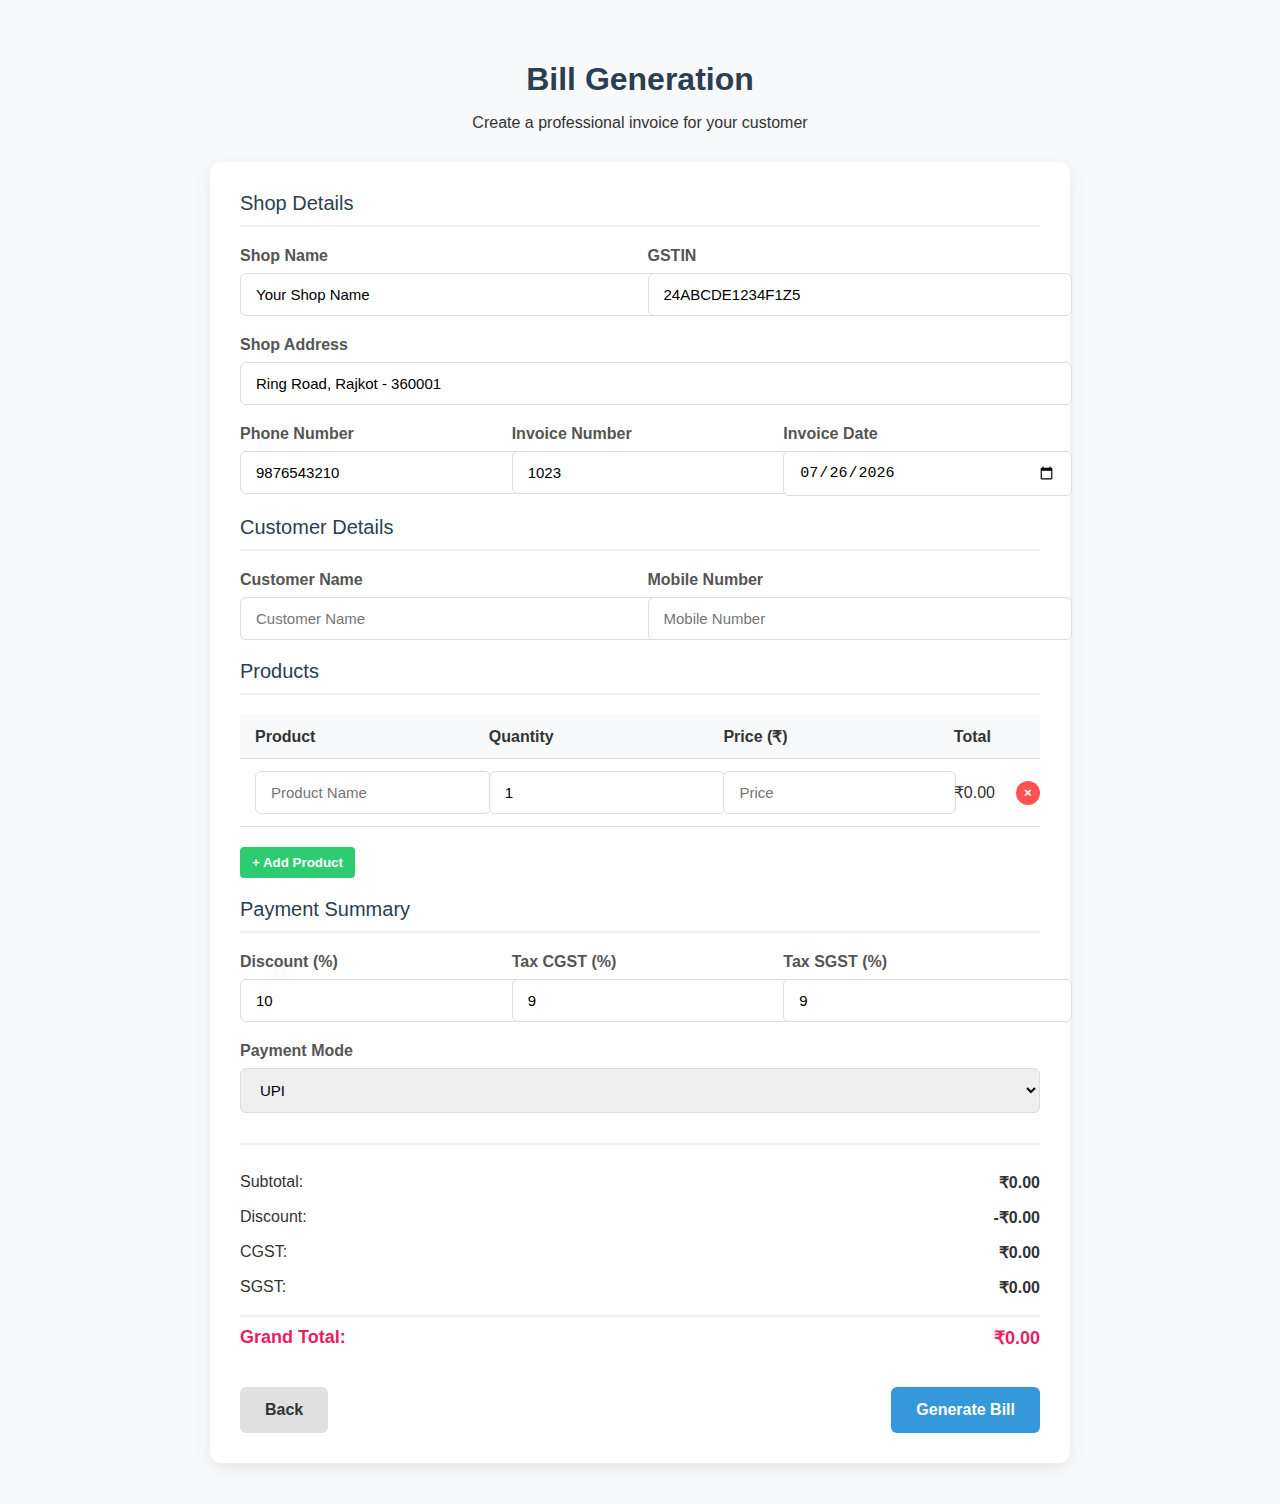
<file: bill.html>
<!DOCTYPE html>
<html lang="en">

<head>
  <meta charset="UTF-8" />
  <meta name="viewport" content="width=device-width, initial-scale=1.0" />
  <title>Bill Generation</title>
  <style>
    body {
      margin: 0;
      font-family: 'Segoe UI', Tahoma, Geneva, Verdana, sans-serif;
      background: #f8f9fa;
      padding: 40px 20px;
      color: #333;
    }

    .header {
      text-align: center;
      margin-bottom: 30px;
    }

    .header h1 {
      color: #2c3e50;
      margin-bottom: 10px;
    }

    .container {
      max-width: 800px;
      margin: auto;
      background: #fff;
      padding: 30px;
      border-radius: 12px;
      box-shadow: 0 5px 15px rgba(0, 0, 0, 0.08);
    }

    .section-title {
      font-size: 20px;
      color: #2c3e50;
      margin-bottom: 20px;
      padding-bottom: 10px;
      border-bottom: 2px solid #f0f0f0;
    }

    .form-group {
      margin-bottom: 20px;
    }

    .form-group label {
      display: block;
      margin-bottom: 8px;
      font-weight: 600;
      color: #555;
    }

    .form-control {
      width: 100%;
      padding: 12px 15px;
      border: 1px solid #ddd;
      border-radius: 6px;
      font-size: 15px;
      transition: border-color 0.3s;
    }

    .form-control:focus {
      outline: none;
      border-color: #3498db;
      box-shadow: 0 0 0 3px rgba(52, 152, 219, 0.15);
    }

    .form-row {
      display: flex;
      gap: 15px;
    }

    .form-row .form-group {
      flex: 1;
    }

    .btn {
      padding: 14px 25px;
      border: none;
      border-radius: 6px;
      font-size: 16px;
      font-weight: 600;
      cursor: pointer;
      transition: all 0.3s;
    }

    .btn-primary {
      background: #3498db;
      color: white;
    }

    .btn-primary:hover {
      background: #2980b9;
      transform: translateY(-2px);
    }

    .btn-secondary {
      background: #e0e0e0;
      color: #333;
    }

    .btn-secondary:hover {
      background: #d4d4d4;
    }

    .action-buttons {
      display: flex;
      justify-content: space-between;
      margin-top: 30px;
    }

    table {
      width: 100%;
      border-collapse: collapse;
      margin-bottom: 20px;
    }

    table th,
    table td {
      padding: 12px 15px;
      text-align: left;
      border-bottom: 1px solid #ddd;
    }

    table th {
      background-color: #f8f9fa;
      font-weight: 600;
    }

    .product-row {
      position: relative;
    }

    .remove-product {
      position: absolute;
      right: 0;
      top: 50%;
      transform: translateY(-50%);
      background: #ff5252;
      color: white;
      border: none;
      border-radius: 50%;
      width: 24px;
      height: 24px;
      display: flex;
      align-items: center;
      justify-content: center;
      cursor: pointer;
      font-weight: bold;
    }

    .add-product {
      background: #2ecc71;
      color: white;
      border: none;
      border-radius: 4px;
      padding: 8px 12px;
      cursor: pointer;
      margin-bottom: 20px;
      font-weight: 600;
    }

    .summary-section {
      margin-top: 30px;
      border-top: 2px solid #f0f0f0;
      padding-top: 20px;
    }

    .summary-row {
      display: flex;
      justify-content: space-between;
      padding: 8px 0;
    }

    .summary-value {
      font-weight: 600;
    }

    .grand-total {
      font-size: 18px;
      color: #e91e63;
      font-weight: bold;
      padding-top: 10px;
      margin-top: 10px;
      border-top: 2px solid #f0f0f0;
    }

    #bill-preview {
      display: none;
      background: #fff;
      padding: 30px;
      max-width: 700px;
      margin: 30px auto;
      border-radius: 8px;
      box-shadow: 0 5px 15px rgba(0, 0, 0, 0.08);
    }

    .bill-header {
      text-align: center;
      margin-bottom: 20px;
      border-bottom: 2px solid #eee;
      padding-bottom: 20px;
    }

    .bill-shop-name {
      font-size: 24px;
      font-weight: bold;
      margin-bottom: 5px;
    }

    .bill-address {
      margin-bottom: 5px;
    }

    .bill-contact {
      margin-bottom: 15px;
    }

    .bill-info {
      display: flex;
      justify-content: space-between;
      margin-bottom: 20px;
    }

    .bill-customer {
      margin-bottom: 20px;
    }

    .bill-table {
      width: 100%;
      border-collapse: collapse;
      margin-bottom: 20px;
    }

    .bill-table th,
    .bill-table td {
      padding: 8px 12px;
      text-align: left;
      border-bottom: 1px solid #eee;
    }

    .bill-table th {
      background-color: #f8f9fa;
    }

    .bill-summary {
      width: 50%;
      margin-left: auto;
    }

    .bill-summary-row {
      display: flex;
      justify-content: space-between;
      padding: 5px 0;
    }

    .bill-total {
      font-weight: bold;
      font-size: 18px;
      padding-top: 8px;
      margin-top: 8px;
      border-top: 2px solid #eee;
    }

    .bill-footer {
      text-align: center;
      margin-top: 30px;
      font-style: italic;
    }

    .bill-actions {
      display: flex;
      justify-content: center;
      gap: 15px;
      margin-top: 20px;
    }

    @media print {
      body * {
        visibility: hidden;
      }

      #bill-preview,
      #bill-preview * {
        visibility: visible;
      }

      #bill-preview {
        position: absolute;
        left: 0;
        top: 0;
        width: 100%;
        box-shadow: none;
      }

      .bill-actions {
        display: none;
      }
    }

    @media (max-width: 768px) {
      .form-row {
        flex-direction: column;
        gap: 0;
      }

      .action-buttons {
        flex-direction: column;
        gap: 15px;
      }

      .btn {
        width: 100%;
      }

      .bill-info {
        flex-direction: column;
      }

      .bill-summary {
        width: 100%;
      }
    }
  </style>
</head>

<body>
  <div class="header">
    <h1>Bill Generation</h1>
    <p>Create a professional invoice for your customer</p>
  </div>

  <div class="container" id="bill-form">
    <div class="section-title">Shop Details</div>
    <div class="form-row">
      <div class="form-group">
        <label for="shop-name">Shop Name</label>
        <input type="text" id="shop-name" class="form-control" placeholder="Your Shop Name" value="Your Shop Name">
      </div>
      <div class="form-group">
        <label for="gstin">GSTIN</label>
        <input type="text" id="gstin" class="form-control" placeholder="GSTIN Number" value="24ABCDE1234F1Z5">
      </div>
    </div>

    <div class="form-group">
      <label for="shop-address">Shop Address</label>
      <input type="text" id="shop-address" class="form-control" placeholder="Complete Address"
        value="Ring Road, Rajkot - 360001">
    </div>

    <div class="form-row">
      <div class="form-group">
        <label for="shop-phone">Phone Number</label>
        <input type="text" id="shop-phone" class="form-control" placeholder="Phone Number" value="9876543210">
      </div>
      <div class="form-group">
        <label for="invoice-no">Invoice Number</label>
        <input type="text" id="invoice-no" class="form-control" placeholder="Invoice Number" value="1023">
      </div>
      <div class="form-group">
        <label for="invoice-date">Invoice Date</label>
        <input type="date" id="invoice-date" class="form-control">
      </div>
    </div>

    <div class="section-title">Customer Details</div>
    <div class="form-row">
      <div class="form-group">
        <label for="customer-name">Customer Name</label>
        <input type="text" id="customer-name" class="form-control" placeholder="Customer Name">
      </div>
      <div class="form-group">
        <label for="customer-mobile">Mobile Number</label>
        <input type="text" id="customer-mobile" class="form-control" placeholder="Mobile Number">
      </div>
    </div>

    <div class="section-title">Products</div>
    <table id="products-table">
      <thead>
        <tr>
          <th>Product</th>
          <th>Quantity</th>
          <th>Price (₹)</th>
          <th>Total</th>
          <th></th>
        </tr>
      </thead>
      <tbody id="products-tbody">
        <tr class="product-row">
          <td><input type="text" class="form-control product-name" placeholder="Product Name"></td>
          <td><input type="number" class="form-control product-qty" placeholder="Qty" min="1" value="1"></td>
          <td><input type="number" class="form-control product-price" placeholder="Price" min="0" step="0.01"></td>
          <td class="product-total">₹0.00</td>
          <td><button class="remove-product">×</button></td>
        </tr>
      </tbody>
    </table>

    <button class="add-product" id="add-product-btn">+ Add Product</button>

    <div class="section-title">Payment Summary</div>
    <div class="form-row">
      <div class="form-group">
        <label for="discount-percent">Discount (%)</label>
        <input type="number" id="discount-percent" class="form-control" placeholder="Discount Percentage" min="0"
          max="100" value="10">
      </div>
      <div class="form-group">
        <label for="tax-percent">Tax CGST (%)</label>
        <input type="number" id="tax-cgst" class="form-control" placeholder="CGST Percentage" min="0" max="100"
          value="9">
      </div>
      <div class="form-group">
        <label for="tax-percent">Tax SGST (%)</label>
        <input type="number" id="tax-sgst" class="form-control" placeholder="SGST Percentage" min="0" max="100"
          value="9">
      </div>
    </div>

    <div class="form-group">
      <label for="payment-mode">Payment Mode</label>
      <select id="payment-mode" class="form-control">
        <option value="Cash">Cash</option>
        <option value="UPI" selected>UPI</option>
        <option value="Card">Credit/Debit Card</option>
        <option value="Netbanking">Net Banking</option>
      </select>
    </div>

    <div class="summary-section">
      <div class="summary-row">
        <span>Subtotal:</span>
        <span class="summary-value" id="summary-subtotal">₹0.00</span>
      </div>
      <div class="summary-row">
        <span>Discount:</span>
        <span class="summary-value" id="summary-discount">-₹0.00</span>
      </div>
      <div class="summary-row">
        <span>CGST:</span>
        <span class="summary-value" id="summary-cgst">₹0.00</span>
      </div>
      <div class="summary-row">
        <span>SGST:</span>
        <span class="summary-value" id="summary-sgst">₹0.00</span>
      </div>
      <div class="summary-row grand-total">
        <span>Grand Total:</span>
        <span class="summary-value" id="summary-total">₹0.00</span>
      </div>
    </div>

    <div class="action-buttons">
      <button class="btn btn-secondary" id="back-button">Back</button>
      <button class="btn btn-primary" id="generate-bill-btn">Generate Bill</button>
    </div>
  </div>

  <!-- Bill Preview Section -->
  <div id="bill-preview">
    <div class="bill-header">
      <div class="bill-shop-name" id="preview-shop-name">Your Shop Name</div>
      <div class="bill-address" id="preview-address">Shop Address</div>
      <div class="bill-contact">Phone: <span id="preview-phone">Phone</span> | GSTIN: <span
          id="preview-gstin">GSTIN</span></div>
    </div>

    <div class="bill-info">
      <div>
        <div><strong>Invoice No:</strong> <span id="preview-invoice-no">Invoice No</span></div>
        <div><strong>Date:</strong> <span id="preview-date">Date</span></div>
      </div>
    </div>

    <div class="bill-customer">
      <div><strong>Customer:</strong> <span id="preview-customer">Customer Name</span></div>
      <div><strong>Mobile:</strong> <span id="preview-mobile">Mobile Number</span></div>
    </div>

    <table class="bill-table">
      <thead>
        <tr>
          <th>S.No</th>
          <th>Product</th>
          <th>Qty</th>
          <th>Price</th>
          <th>Total</th>
        </tr>
      </thead>
      <tbody id="preview-products">
        <!-- Products will be inserted here -->
      </tbody>
    </table>

    <div class="bill-summary">
      <div class="bill-summary-row">
        <span>Subtotal:</span>
        <span id="preview-subtotal">₹0.00</span>
      </div>
      <div class="bill-summary-row">
        <span>Discount (<span id="preview-discount-percent">0</span>%):</span>
        <span id="preview-discount">-₹0.00</span>
      </div>
      <div class="bill-summary-row">
        <span>CGST (<span id="preview-cgst-percent">0</span>%):</span>
        <span id="preview-cgst">₹0.00</span>
      </div>
      <div class="bill-summary-row">
        <span>SGST (<span id="preview-sgst-percent">0</span>%):</span>
        <span id="preview-sgst">₹0.00</span>
      </div>
      <div class="bill-summary-row bill-total">
        <span>Grand Total:</span>
        <span id="preview-total">₹0.00</span>
      </div>
      <div class="bill-summary-row">
        <span>Payment Mode:</span>
        <span id="preview-payment-mode">Payment Mode</span>
      </div>
    </div>

    <div class="bill-footer">
      <p>**Thank you for shopping with us!**</p>
    </div>

    <div class="bill-actions">
      <button class="btn btn-secondary" id="edit-bill-btn">Edit</button>
      <button class="btn btn-primary" id="print-bill-btn">Print</button>
    </div>
  </div>

  <script>

    document.addEventListener('DOMContentLoaded', () => {
      // Set default date to today
      const today = new Date();
      const formattedDate = today.toISOString().substr(0, 10);
      document.getElementById('invoice-date').value = formattedDate;

      // Get DOM elements
      const productsTable = document.getElementById('products-tbody');
      const addProductBtn = document.getElementById('add-product-btn');
      const generateBillBtn = document.getElementById('generate-bill-btn');
      const backButton = document.getElementById('back-button');
      const editBillBtn = document.getElementById('edit-bill-btn');
      const printBillBtn = document.getElementById('print-bill-btn');
      const billForm = document.getElementById('bill-form');
      const billPreview = document.getElementById('bill-preview');

      // Get cart data from localStorage if available
      const cart = JSON.parse(localStorage.getItem('cart')) || [];

      // If cart has items, pre-populate products
      if (cart.length > 0) {
        // Clear the default empty row
        productsTable.innerHTML = '';

        cart.forEach(item => {
          addProductRow(item.name, item.quantity, item.price.replace(/[₹,]/g, ''));
        });
      }

      // Calculate totals on input changes
      document.addEventListener('input', function (e) {
        if (e.target.classList.contains('product-price') ||
          e.target.classList.contains('product-qty') ||
          e.target.id === 'discount-percent' ||
          e.target.id === 'tax-cgst' ||
          e.target.id === 'tax-sgst') {
          calculateTotals();
        }
      });

      // Add product row event
      addProductBtn.addEventListener('click', () => {
        addProductRow();
      });

      // Remove product row event
      productsTable.addEventListener('click', (e) => {
        if (e.target.classList.contains('remove-product')) {
          const productRow = e.target.closest('.product-row');
          if (productsTable.querySelectorAll('.product-row').length > 1) {
            productRow.remove();
            calculateTotals();
          } else {
            alert('At least one product is required!');
          }
        }
      });

      // Back button action
      backButton.addEventListener('click', () => {
        window.location.href = 'payment.html';
      });

      // Generate bill action
      generateBillBtn.addEventListener('click', () => {
        if (validateForm()) {
          generateBillPreview();
          billForm.style.display = 'none';
          billPreview.style.display = 'block';
        }
      });

      // Edit bill action
      editBillBtn.addEventListener('click', () => {
        billPreview.style.display = 'none';
        billForm.style.display = 'block';
      });

      // Print bill action
      printBillBtn.addEventListener('click', () => {
        window.print();
      });

      // Function to add a product row
      function addProductRow(name = '', qty = 1, price = '') {
        const row = document.createElement('tr');
        row.className = 'product-row';
        row.innerHTML = `
      <td><input type="text" class="form-control product-name" placeholder="Product Name" value="${name}"></td>
      <td><input type="number" class="form-control product-qty" placeholder="Qty" min="1" value="${qty}"></td>
      <td><input type="number" class="form-control product-price" placeholder="Price" min="0" step="0.01" value="${price}"></td>
      <td class="product-total">₹0.00</td>
      <td><button class="remove-product">×</button></td>
    `;
        productsTable.appendChild(row);
        calculateTotals();
      }

      // Function to calculate totals
      function calculateTotals() {
        const productRows = document.querySelectorAll('.product-row');
        let subtotal = 0;

        productRows.forEach(row => {
          const qty = parseFloat(row.querySelector('.product-qty').value) || 0;
          const price = parseFloat(row.querySelector('.product-price').value) || 0;
          const total = qty * price;

          row.querySelector('.product-total').textContent = `₹${total.toFixed(2)}`;
          subtotal += total;
        });

        // Calculate discounts and taxes
        const discountPercent = parseFloat(document.getElementById('discount-percent').value) || 0;
        const cgstPercent = parseFloat(document.getElementById('tax-cgst').value) || 0;
        const sgstPercent = parseFloat(document.getElementById('tax-sgst').value) || 0;

        const discount = (subtotal * discountPercent) / 100;
        const afterDiscount = subtotal - discount;
        const cgst = (afterDiscount * cgstPercent) / 100;
        const sgst = (afterDiscount * sgstPercent) / 100;
        const grandTotal = afterDiscount + cgst + sgst;

        // Round all to 2 decimals
        const subtotalRounded = +subtotal.toFixed(2);
        const discountRounded = +discount.toFixed(2);
        const cgstRounded = +cgst.toFixed(2);
        const sgstRounded = +sgst.toFixed(2);
        const grandTotalRounded = +grandTotal.toFixed(2);

        // Update summary
        document.getElementById('summary-subtotal').textContent = `₹${subtotalRounded.toFixed(2)}`;
        document.getElementById('summary-discount').textContent = `-₹${discountRounded.toFixed(2)}`;
        document.getElementById('summary-cgst').textContent = `₹${cgstRounded.toFixed(2)}`;
        document.getElementById('summary-sgst').textContent = `₹${sgstRounded.toFixed(2)}`;
        document.getElementById('summary-total').textContent = `₹${grandTotalRounded.toFixed(2)}`;
      }

      // Function to validate form
      function validateForm() {
        // Basic validation for shop details
        const shopName = document.getElementById('shop-name').value.trim();
        const shopAddress = document.getElementById('shop-address').value.trim();
        const shopPhone = document.getElementById('shop-phone').value.trim();
        const invoiceNo = document.getElementById('invoice-no').value.trim();
        const invoiceDate = document.getElementById('invoice-date').value;

        // Customer validation
        const customerName = document.getElementById('customer-name').value.trim();
        const customerMobile = document.getElementById('customer-mobile').value.trim();

        // Products validation
        const products = document.querySelectorAll('.product-row');
        let validProducts = true;

        products.forEach(product => {
          const name = product.querySelector('.product-name').value.trim();
          const price = product.querySelector('.product-price').value.trim();

          if (!name || !price) {
            validProducts = false;
          }
        });

        // Display error messages
        if (!shopName) {
          alert('Please enter shop name');
          return false;
        }
        if (!shopAddress) {
          alert('Please enter shop address');
          return false;
        }
        if (!shopPhone) {
          alert('Please enter shop phone number');
          return false;
        }
        if (!invoiceNo) {
          alert('Please enter invoice number');
          return false;
        }
        if (!invoiceDate) {
          alert('Please select invoice date');
          return false;
        }
        if (!customerName) {
          alert('Please enter customer name');
          return false;
        }
        if (!customerMobile) {
          alert('Please enter customer mobile number');
          return false;
        }
        if (!validProducts) {
          alert('Please enter product details properly');
          return false;
        }

        return true;
      }

      // Function to generate bill preview
      function generateBillPreview() {
        // Update shop details in preview
        document.getElementById('preview-shop-name').textContent = document.getElementById('shop-name').value;
        document.getElementById('preview-address').textContent = document.getElementById('shop-address').value;
        document.getElementById('preview-phone').textContent = document.getElementById('shop-phone').value;
        document.getElementById('preview-gstin').textContent = document.getElementById('gstin').value;
        document.getElementById('preview-invoice-no').textContent = document.getElementById('invoice-no').value;

        // Format date for display
        const invoiceDate = new Date(document.getElementById('invoice-date').value);
        const formattedDate = invoiceDate.toLocaleDateString('en-IN', {
          day: '2-digit',
          month: '2-digit',
          year: 'numeric'
        });
        document.getElementById('preview-date').textContent = formattedDate;

        // Update customer details
        document.getElementById('preview-customer').textContent = document.getElementById('customer-name').value;
        document.getElementById('preview-mobile').textContent = document.getElementById('customer-mobile').value;

        // Update products table
        const previewProducts = document.getElementById('preview-products');
        previewProducts.innerHTML = '';

        const productRows = document.querySelectorAll('.product-row');
        productRows.forEach((row, index) => {
          const name = row.querySelector('.product-name').value;
          const qty = parseFloat(row.querySelector('.product-qty').value) || 0;
          const price = parseFloat(row.querySelector('.product-price').value) || 0;
          const total = qty * price;

          const previewRow = document.createElement('tr');
          previewRow.innerHTML = `
        <td>${index + 1}</td>
        <td>${name}</td>
        <td>${qty}</td>
        <td>₹${price.toFixed(2)}</td>
        <td>₹${total.toFixed(2)}</td>
      `;
          previewProducts.appendChild(previewRow);
        });

        // Update summary in preview
        const discountPercent = parseFloat(document.getElementById('discount-percent').value) || 0;
        const cgstPercent = parseFloat(document.getElementById('tax-cgst').value) || 0;
        const sgstPercent = parseFloat(document.getElementById('tax-sgst').value) || 0;

        const subtotal = parseFloat(document.getElementById('summary-subtotal').textContent.replace(/[₹,]/g, '')) || 0;
        const discount = parseFloat(document.getElementById('summary-discount').textContent.replace(/[-₹,]/g, '')) || 0;
        const cgst = parseFloat(document.getElementById('summary-cgst').textContent.replace(/[₹,]/g, '')) || 0;
        const sgst = parseFloat(document.getElementById('summary-sgst').textContent.replace(/[₹,]/g, '')) || 0;
        const grandTotal = parseFloat(document.getElementById('summary-total').textContent.replace(/[₹,]/g, '')) || 0;

        document.getElementById('preview-discount-percent').textContent = discountPercent.toFixed(2);
        document.getElementById('preview-cgst-percent').textContent = cgstPercent.toFixed(2);
        document.getElementById('preview-sgst-percent').textContent = sgstPercent.toFixed(2);

        document.getElementById('preview-subtotal').textContent = `₹${subtotal.toFixed(2)}`;
        document.getElementById('preview-discount').textContent = `-₹${discount.toFixed(2)}`;
        document.getElementById('preview-cgst').textContent = `₹${cgst.toFixed(2)}`;
        document.getElementById('preview-sgst').textContent = `₹${sgst.toFixed(2)}`;
        document.getElementById('preview-total').textContent = `₹${grandTotal.toFixed(2)}`;
        document.getElementById('preview-payment-mode').textContent = document.getElementById('payment-mode').value;

        // Save cart data to localStorage for future use
        saveCartData();
      }

      // Function to save cart data to localStorage
      function saveCartData() {
        const products = document.querySelectorAll('.product-row');
        const cart = [];

        products.forEach(product => {
          const name = product.querySelector('.product-name').value.trim();
          const quantity = product.querySelector('.product-qty').value;
          const priceRaw = product.querySelector('.product-price').value;
          const price = (parseFloat(priceRaw) || 0).toFixed(2);

          if (name && priceRaw) {
            cart.push({ name, quantity, price: '₹' + price });
          }
        });

        localStorage.setItem('cart', JSON.stringify(cart));
      }

      // Calculate totals on page load
      calculateTotals();
    });
  </script>

</body>

</html>
</file>
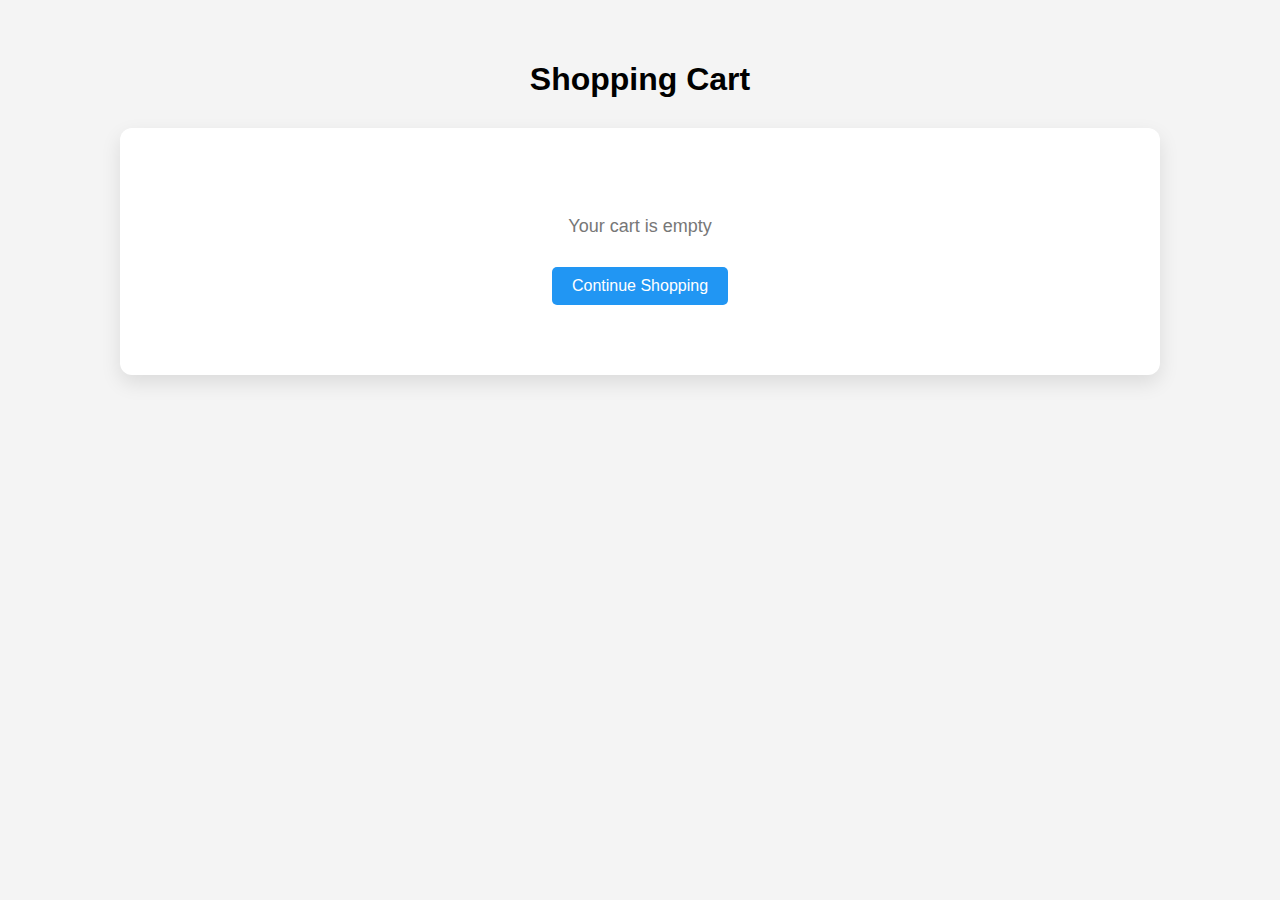
<file: cart.html>
<!DOCTYPE html>
<html lang="en">

<head>
  <meta charset="UTF-8" />
  <meta name="viewport" content="width=device-width, initial-scale=1.0" />
  <title>Shopping Cart</title>
  <style>
    body {
      margin: 0;
      font-family: Arial, sans-serif;
      background: #f4f4f4;
      padding: 40px 20px;
    }

    .header {
      text-align: center;
      margin-bottom: 30px;
    }

    .cart-container {
      max-width: 1000px;
      margin: auto;
      background: #fff;
      padding: 20px;
      border-radius: 12px;
      box-shadow: 0 8px 20px rgba(0, 0, 0, 0.1);
    }

    .cart-item {
      display: flex;
      align-items: center;
      padding: 15px 0;
      border-bottom: 1px solid #eee;
      position: relative;
    }

    .cart-item:last-child {
      border-bottom: none;
    }

    .item-image {
      width: 100px;
      height: 100px;
      object-fit: cover;
      border-radius: 8px;
      margin-right: 20px;
    }

    .item-details {
      flex: 1;
    }

    .item-name {
      font-weight: bold;
      font-size: 18px;
      margin-bottom: 5px;
    }

    .item-color {
      color: #666;
      font-size: 14px;
      margin-bottom: 5px;
      font-style: italic;
    }

    .item-price {
      color: #e91e63;
      font-weight: bold;
    }

    .quantity-control {
      display: flex;
      align-items: center;
      margin: 10px 0;
    }

    .quantity-btn {
      width: 30px;
      height: 30px;
      background: #2196f3;
      color: white;
      border: none;
      border-radius: 4px;
      font-size: 18px;
      cursor: pointer;
    }

    .quantity-btn:hover {
      background: #1976d2;
    }

    .quantity {
      margin: 0 15px;
      font-weight: bold;
    }

    .remove-btn {
      background: #ff5252;
      color: white;
      border: none;
      padding: 5px 10px;
      border-radius: 4px;
      cursor: pointer;
      position: absolute;
      right: 20px;
      top: 15px;
    }

    .remove-btn:hover {
      background: #d32f2f;
    }

    .cart-summary {
      margin-top: 30px;
      padding-top: 20px;
      border-top: 2px solid #eee;
    }

    .summary-row {
      display: flex;
      justify-content: space-between;
      margin-bottom: 10px;
    }

    .grand-total {
      font-size: 24px;
      font-weight: bold;
      color: #e91e63;
      background: #fff5f7;
      padding: 15px;
      border-radius: 8px;
      margin-top: 20px;
      box-shadow: 0 2px 8px rgba(233, 30, 99, 0.1);
    }

    .grand-total span:last-child {
      font-size: 28px;
    }

    .action-buttons {
      display: flex;
      justify-content: space-between;
      margin-top: 30px;
      gap: 15px;
    }

    .btn {
      padding: 12px 25px;
      border: none;
      border-radius: 5px;
      font-size: 16px;
      cursor: pointer;
      transition: all 0.3s ease;
      flex: 1;
    }

    .continue-shopping {
      background: #2196f3;
      color: white;
    }

    .continue-shopping:hover {
      background: #1976d2;
      transform: translateY(-2px);
    }

    .checkout {
      background: #4caf50;
      color: white;
    }

    .checkout:hover {
      background: #388e3c;
      transform: translateY(-2px);
    }

    .empty-cart {
      text-align: center;
      padding: 50px 0;
    }

    .empty-cart p {
      font-size: 18px;
      color: #777;
      margin-bottom: 30px;
    }

    .empty-cart button {
      background: #2196f3;
      color: white;
      border: none;
      padding: 10px 20px;
      border-radius: 5px;
      font-size: 16px;
      cursor: pointer;
    }

    .empty-cart button:hover {
      background: #1976d2;
    }

    .clear-cart-btn {
      background: #ff5252;
      color: white;
      border: none;
      padding: 10px 20px;
      border-radius: 5px;
      font-size: 16px;
      cursor: pointer;
      margin-bottom: 20px;
      display: block;
      margin-left: auto;
      transition: background 0.3s ease;
    }

    .clear-cart-btn:hover {
      background: #d32f2f;
    }

    .item-total {
      font-weight: bold;
      color: #333;
      margin-top: 5px;
    }

    /* Responsive Design */
    @media (max-width: 768px) {
      .cart-item {
        flex-direction: column;
        align-items: flex-start;
        padding: 20px 0;
      }

      .item-image {
        margin-bottom: 15px;
        margin-right: 0;
      }

      .remove-btn {
        position: static;
        margin-top: 10px;
        align-self: flex-end;
      }

      .action-buttons {
        flex-direction: column;
      }

      .summary-row {
        font-size: 14px;
      }

      .grand-total {
        font-size: 20px;
      }
    }
  </style>
</head>

<body>
  <div class="header">
    <h1>Shopping Cart</h1>
  </div>

  <div class="cart-container" id="cartContainer">
    <!-- Cart items will be displayed here -->
  </div>

  <script>
    // Get cart from localStorage or create empty array
    let cart = JSON.parse(localStorage.getItem('cart')) || [];
    const cartContainer = document.getElementById('cartContainer');

    // Initialize cart if coming from product detail page
    document.addEventListener('DOMContentLoaded', () => {
      const urlParams = new URLSearchParams(window.location.search);
      const productId = urlParams.get('productId');

      if (productId && localStorage.getItem('selectedProduct')) {
        const product = JSON.parse(localStorage.getItem('selectedProduct'));

        // Sanitize price format
        product.price = product.price.toString().replace(/[^0-9.]/g, '');

        // Check if product already exists in cart with same color
        const existingItemIndex = cart.findIndex(item => 
          item.id === product.id && 
          item.selectedColor === (product.selectedColor || 'default')
        );

        if (existingItemIndex !== -1) {
          cart[existingItemIndex].quantity += 1;
        } else {
          cart.push({
            ...product,
            quantity: 1,
            selectedColor: product.selectedColor || 'default',
            selectedColorName: product.selectedColorName || 'Default Color'
          });
        }

        // Save updated cart to localStorage
        localStorage.setItem('cart', JSON.stringify(cart));
      }

      renderCart();
    });

    function renderCart() {
      if (cart.length === 0) {
        cartContainer.innerHTML = `
          <div class="empty-cart">
            <p>Your cart is empty</p>
            <button onclick="window.location.href='index.html'">Continue Shopping</button>
          </div>
        `;
        return;
      }

      let cartHTML = `
        <button class="clear-cart-btn" onclick="clearCart()">Clear All Items</button>
      `;
      
      let subtotal = 0;

      cart.forEach((item, index) => {
        const price = parseFloat(item.price.toString().replace(/[^0-9.]/g, '')) || 0;
        const itemTotal = price * parseInt(item.quantity);
        subtotal += itemTotal;

        // Display selected color name if available
        const colorDisplay = item.selectedColorName ? 
          `<div class="item-color">Color: ${item.selectedColorName}</div>` : '';

        cartHTML += `
          <div class="cart-item">
            <img src="${item.image}" alt="${item.name}" class="item-image">
            <div class="item-details">
              <div class="item-name">${item.name}</div>
              ${colorDisplay}
              <div class="item-price">₹${price.toFixed(2)}</div>
              <div class="quantity-control">
                <button class="quantity-btn" onclick="updateQuantity(${index}, -1)">-</button>
                <span class="quantity">${item.quantity}</span>
                <button class="quantity-btn" onclick="updateQuantity(${index}, 1)">+</button>
              </div>
              <div class="item-total">Total: ₹${itemTotal.toFixed(2)}</div>
            </div>
            <button class="remove-btn" onclick="removeItem(${index})" title="Remove Item">✕</button>
          </div>
        `;
      });

      const shipping = subtotal > 0 ? 100 : 0;
      const tax = subtotal * 0.18; // Changed to 18% as mentioned in summary
      const grandTotal = subtotal + shipping + tax;

      cartHTML += `
        <div class="cart-summary">
          <div class="summary-row">
            <span>Subtotal:</span>
            <span>₹${subtotal.toFixed(2)}</span>
          </div>
          <div class="summary-row">
            <span>Shipping:</span>
            <span>₹${shipping.toFixed(2)}</span>
          </div>
          <div class="summary-row">
            <span>Tax (18%):</span>
            <span>₹${tax.toFixed(2)}</span>
          </div>
          <div class="summary-row grand-total">
            <span>Grand Total:</span>
            <span>₹${grandTotal.toFixed(2)}</span>
          </div>
        </div>
        
        <div class="action-buttons">
          <button class="btn continue-shopping" onclick="window.location.href='index.html'">Continue Shopping</button>
          <button class="btn checkout" onclick="checkout()">Proceed to Checkout</button>
        </div>
      `;

      cartContainer.innerHTML = cartHTML;
    }

    function updateQuantity(index, change) {
      if (cart[index].quantity + change > 0) {
        cart[index].quantity += change;
        localStorage.setItem('cart', JSON.stringify(cart));
        renderCart();
      } else if (cart[index].quantity + change === 0) {
        // If quantity becomes 0, remove the item
        removeItem(index);
      }
    }

    function removeItem(index) {
      const itemName = cart[index].name;
      const colorName = cart[index].selectedColorName;
      
      if (confirm(`Are you sure you want to remove "${itemName}${colorName ? ' (' + colorName + ')' : ''}" from your cart?`)) {
        cart.splice(index, 1);
        localStorage.setItem('cart', JSON.stringify(cart));
        renderCart();
        
        // Show notification
        showNotification(`Item removed from cart!`);
      }
    }

    function clearCart() {
      if (confirm('Are you sure you want to clear all items from your cart?')) {
        cart = [];
        localStorage.setItem('cart', JSON.stringify(cart));
        renderCart();
        showNotification('Cart cleared!');
      }
    }

    // Check login status
    function isLoggedIn() {
      return localStorage.getItem('currentUser') !== null;
    }

    function checkout() {
      if (!isLoggedIn()) {
        alert('Please login to proceed with checkout.');
        window.location.href = 'login.html'; // redirect to login page
        return;
      }
      
      if (cart.length === 0) {
        alert('Your cart is empty!');
        return;
      }
      
      // Redirect to payment page
      window.location.href = 'payment.html';
    }

    // Simple notification function
    function showNotification(message) {
      // Create notification element
      const notification = document.createElement('div');
      notification.style.cssText = `
        position: fixed;
        top: 20px;
        right: 20px;
        background: #4caf50;
        color: white;
        padding: 15px 25px;
        border-radius: 8px;
        box-shadow: 0 4px 12px rgba(0, 0, 0, 0.2);
        z-index: 1000;
        transition: all 0.3s ease;
      `;
      notification.textContent = message;
      
      document.body.appendChild(notification);
      
      // Remove notification after 3 seconds
      setTimeout(() => {
        notification.style.opacity = '0';
        setTimeout(() => {
          document.body.removeChild(notification);
        }, 300);
      }, 3000);
    }

  </script>
</body>

</html>
</file>
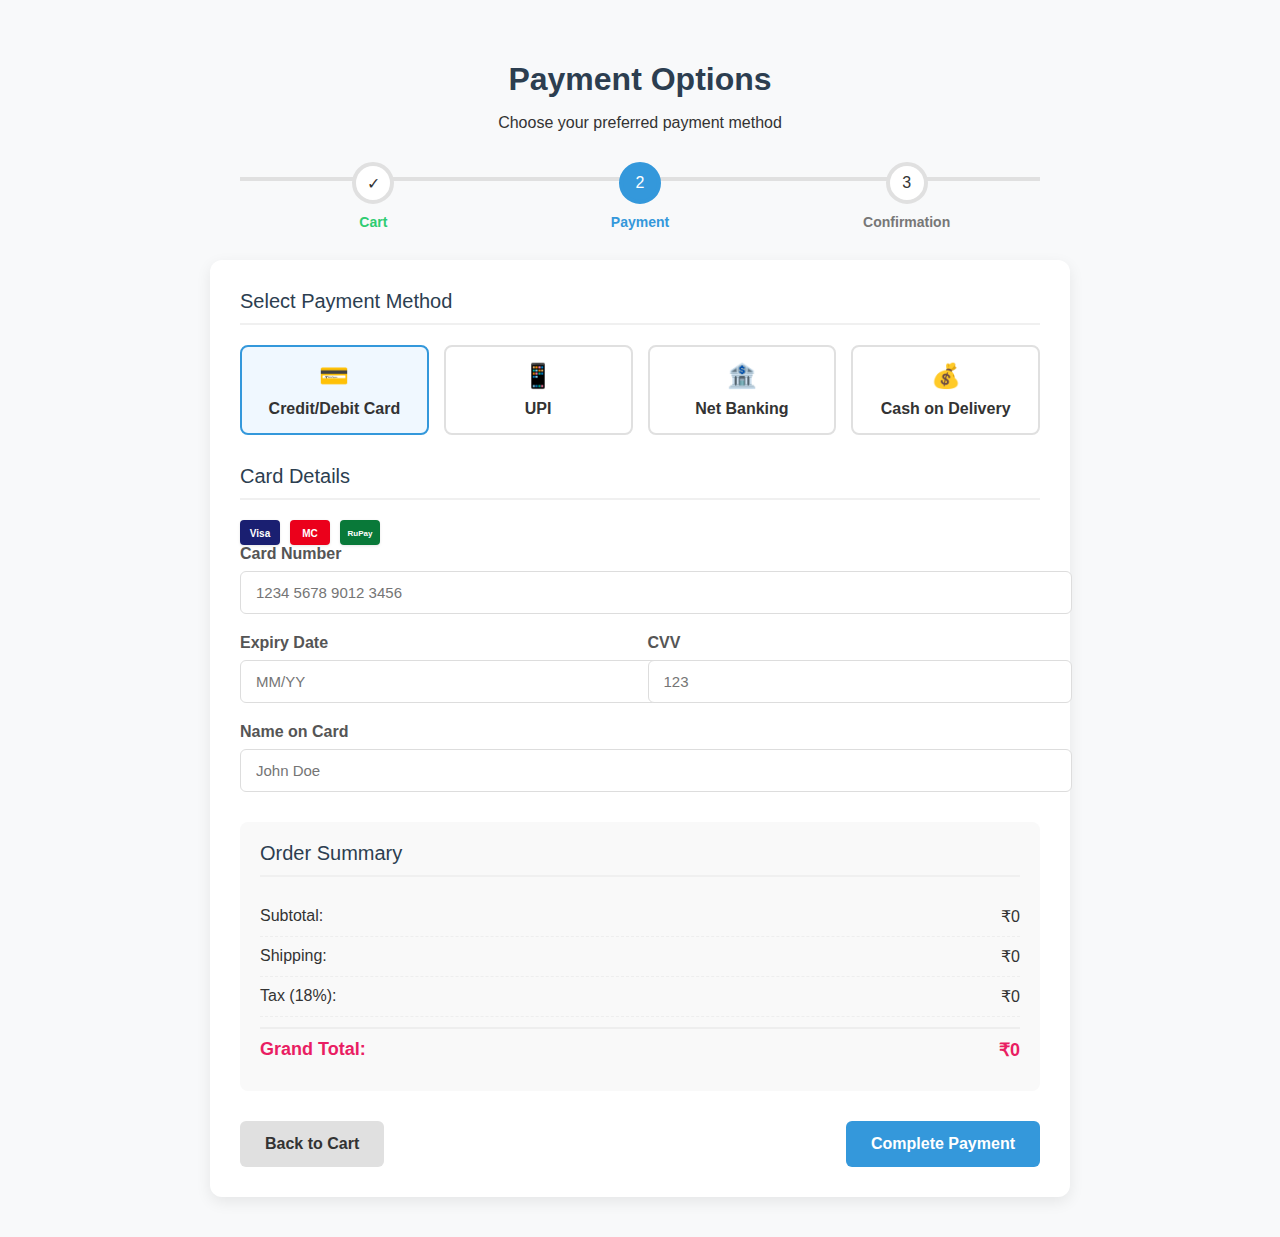
<file: payment.html>
<!DOCTYPE html>
<html lang="en">

<head>
    <meta charset="UTF-8" />
    <meta name="viewport" content="width=device-width, initial-scale=1.0" />
    <title>Payment Options</title>
    <style>
        body {
            margin: 0;
            font-family: 'Segoe UI', Tahoma, Geneva, Verdana, sans-serif;
            background: #f8f9fa;
            padding: 40px 20px;
            color: #333;
        }

        .header {
            text-align: center;
            margin-bottom: 30px;
        }

        .header h1 {
            color: #2c3e50;
            margin-bottom: 10px;
        }

        .progress-container {
            max-width: 800px;
            margin: 0 auto 30px;
        }

        .progress-steps {
            display: flex;
            justify-content: space-between;
            position: relative;
            margin-bottom: 30px;
        }

        .progress-steps::before {
            content: '';
            position: absolute;
            top: 15px;
            left: 0;
            width: 100%;
            height: 4px;
            background: #e0e0e0;
            z-index: 1;
        }

        .step {
            position: relative;
            z-index: 2;
            text-align: center;
            width: 33.333%;
        }

        .step-circle {
            width: 34px;
            height: 34px;
            border-radius: 50%;
            background: #fff;
            border: 4px solid #e0e0e0;
            display: flex;
            align-items: center;
            justify-content: center;
            margin: 0 auto 10px;
        }

        .step-active .step-circle {
            border-color: #3498db;
            background: #3498db;
            color: white;
        }

        .step-completed .step-text {
            color: #2ecc71;
        }

        .step-text {
            font-size: 14px;
            font-weight: 600;
            color: #777;
        }

        .step-active .step-text {
            color: #3498db;
        }

        .step-completed .step-text {
            color: #2ecc71;
        }

        .payment-container {
            max-width: 800px;
            margin: auto;
            background: #fff;
            padding: 30px;
            border-radius: 12px;
            box-shadow: 0 5px 15px rgba(0, 0, 0, 0.08);
        }

        .section-title {
            font-size: 20px;
            color: #2c3e50;
            margin-bottom: 20px;
            padding-bottom: 10px;
            border-bottom: 2px solid #f0f0f0;
        }

        .payment-methods {
            display: flex;
            flex-wrap: wrap;
            gap: 15px;
            margin-bottom: 30px;
        }

        .payment-method {
            flex: 1;
            min-width: 120px;
            padding: 15px;
            border: 2px solid #e0e0e0;
            border-radius: 8px;
            text-align: center;
            cursor: pointer;
            transition: all 0.3s ease;
        }

        .payment-method:hover {
            border-color: #3498db;
            transform: translateY(-3px);
            box-shadow: 0 5px 10px rgba(0, 0, 0, 0.05);
        }

        .payment-method.selected {
            border-color: #3498db;
            background: #f0f8ff;
        }

        .payment-icon {
            font-size: 24px;
            margin-bottom: 10px;
            color: #555;
        }

        .payment-name {
            font-weight: 600;
            color: #333;
        }

        .payment-forms {
            margin-top: 30px;
        }

        .payment-form {
            display: none;
        }

        .payment-form.active {
            display: block;
        }

        .form-group {
            margin-bottom: 20px;
        }

        .form-group label {
            display: block;
            margin-bottom: 8px;
            font-weight: 600;
            color: #555;
        }

        .form-control {
            width: 100%;
            padding: 12px 15px;
            border: 1px solid #ddd;
            border-radius: 6px;
            font-size: 15px;
            transition: border-color 0.3s;
        }

        .form-control:focus {
            outline: none;
            border-color: #3498db;
            box-shadow: 0 0 0 3px rgba(52, 152, 219, 0.15);
        }

        .form-row {
            display: flex;
            gap: 15px;
        }

        .form-row .form-group {
            flex: 1;
        }

        .btn {
            padding: 14px 25px;
            border: none;
            border-radius: 6px;
            font-size: 16px;
            font-weight: 600;
            cursor: pointer;
            transition: all 0.3s;
        }

        .btn-primary {
            background: #3498db;
            color: white;
        }

        .btn-primary:hover {
            background: #2980b9;
            transform: translateY(-2px);
        }

        .btn-secondary {
            background: #e0e0e0;
            color: #333;
        }

        .btn-secondary:hover {
            background: #d4d4d4;
        }

        .order-summary {
            background: #f9f9f9;
            padding: 20px;
            border-radius: 8px;
            margin-top: 30px;
        }

        .summary-row {
            display: flex;
            justify-content: space-between;
            padding: 10px 0;
            border-bottom: 1px dashed #eee;
        }

        .summary-row:last-child {
            border-bottom: none;
        }

        .grand-total {
            font-weight: bold;
            font-size: 18px;
            color: #e91e63;
            margin-top: 10px;
            padding-top: 10px;
            border-top: 2px solid #eee;
        }

        .action-buttons {
            display: flex;
            justify-content: space-between;
            margin-top: 30px;
        }

        /* Card Icons */
        .card-icons {
            display: flex;
            gap: 10px;
            margin-top: 10px;
        }

        .card-icon {
            width: 40px;
            height: 25px;
            background-size: contain;
            background-repeat: no-repeat;
            background-position: center;
            border-radius: 4px;
            box-shadow: 0 1px 3px rgba(0, 0, 0, 0.1);
        }

        .visa {
            background-color: #1a1f71;
            position: relative;
        }

        .visa::after {
            content: "Visa";
            color: white;
            font-size: 10px;
            font-weight: bold;
            position: absolute;
            top: 50%;
            left: 50%;
            transform: translate(-50%, -50%);
        }

        .mastercard {
            background-color: #eb001b;
            position: relative;
        }

        .mastercard::after {
            content: "MC";
            color: white;
            font-size: 10px;
            font-weight: bold;
            position: absolute;
            top: 50%;
            left: 50%;
            transform: translate(-50%, -50%);
        }

        .rupay {
            background-color: #097939;
            position: relative;
        }

        .rupay::after {
            content: "RuPay";
            color: white;
            font-size: 8px;
            font-weight: bold;
            position: absolute;
            top: 50%;
            left: 50%;
            transform: translate(-50%, -50%);
        }

        /* UPI Icons */
        .upi-icons {
            display: flex;
            gap: 10px;
            margin-top: 15px;
            justify-content: center;
        }

        .upi-icon {
            padding: 8px 12px;
            border-radius: 6px;
            font-size: 12px;
            font-weight: bold;
            color: white;
        }

        .gpay {
            background-color: #4285f4;
        }

        .phonepe {
            background-color: #5f259f;
        }

        .paytm {
            background-color: #00baf2;
        }

        /* Animation */
        @keyframes fadeIn {
            from {
                opacity: 0;
                transform: translateY(10px);
            }

            to {
                opacity: 1;
                transform: translateY(0);
            }
        }

        .payment-form.active {
            animation: fadeIn 0.3s ease-out;
        }

        /* Loading Animation */
        .loading {
            display: none;
            position: fixed;
            top: 0;
            left: 0;
            width: 100%;
            height: 100%;
            background: rgba(255, 255, 255, 0.8);
            z-index: 1000;
            justify-content: center;
            align-items: center;
        }

        .spinner {
            width: 50px;
            height: 50px;
            border: 5px solid #f3f3f3;
            border-top: 5px solid #3498db;
            border-radius: 50%;
            animation: spin 1s linear infinite;
        }

        @keyframes spin {
            0% {
                transform: rotate(0deg);
            }

            100% {
                transform: rotate(360deg);
            }
        }

        /* Success Message */
        .success-message {
            display: none;
            position: fixed;
            top: 50%;
            left: 50%;
            transform: translate(-50%, -50%);
            background: white;
            padding: 30px;
            border-radius: 10px;
            box-shadow: 0 10px 30px rgba(0, 0, 0, 0.2);
            text-align: center;
            z-index: 1001;
            max-width: 400px;
            width: 90%;
            animation: fadeIn 0.5s;
        }

        .success-icon {
            font-size: 60px;
            color: #2ecc71;
            margin-bottom: 20px;
        }

        /* Responsive Design */
        @media (max-width: 768px) {
            .payment-methods {
                flex-direction: column;
            }

            .form-row {
                flex-direction: column;
                gap: 0;
            }

            .action-buttons {
                flex-direction: column;
                gap: 15px;
            }

            .btn {
                width: 100%;
            }
        }
    </style>
</head>

<body>
    <div class="header">
        <h1>Payment Options</h1>
        <p>Choose your preferred payment method</p>
    </div>

    <div class="progress-container">
        <div class="progress-steps">
            <div class="step step-completed">
                <div class="step-circle">✓</div>
                <div class="step-text">Cart</div>
            </div>
            <div class="step step-active">
                <div class="step-circle">2</div>
                <div class="step-text">Payment</div>
            </div>
            <div class="step">
                <div class="step-circle">3</div>
                <div class="step-text">Confirmation</div>
            </div>
        </div>
    </div>

    <div class="payment-container">
        <div class="section-title">Select Payment Method</div>

        <div class="payment-methods">
            <div class="payment-method" data-method="card">
                <div class="payment-icon">💳</div>
                <div class="payment-name">Credit/Debit Card</div>
            </div>
            <div class="payment-method" data-method="upi">
                <div class="payment-icon">📱</div>
                <div class="payment-name">UPI</div>
            </div>
            <div class="payment-method" data-method="netbanking">
                <div class="payment-icon">🏦</div>
                <div class="payment-name">Net Banking</div>
            </div>
            <div class="payment-method" data-method="cod">
                <div class="payment-icon">💰</div>
                <div class="payment-name">Cash on Delivery</div>
            </div>
        </div>

        <div class="payment-forms">
            <!-- Credit/Debit Card Form -->
            <div class="payment-form" id="card-form">
                <div class="section-title">Card Details</div>
                <div class="card-icons">
                    <div class="card-icon visa"></div>
                    <div class="card-icon mastercard"></div>
                    <div class="card-icon rupay"></div>
                </div>
                <div class="form-group">
                    <label for="card-number">Card Number</label>
                    <input type="text" id="card-number" class="form-control" placeholder="1234 5678 9012 3456"
                        maxlength="19">
                </div>
                <div class="form-row">
                    <div class="form-group">
                        <label for="expiry-date">Expiry Date</label>
                        <input type="text" id="expiry-date" class="form-control" placeholder="MM/YY" maxlength="5">
                    </div>
                    <div class="form-group">
                        <label for="cvv">CVV</label>
                        <input type="password" id="cvv" class="form-control" placeholder="123" maxlength="3">
                    </div>
                </div>
                <div class="form-group">
                    <label for="card-name">Name on Card</label>
                    <input type="text" id="card-name" class="form-control" placeholder="John Doe">
                </div>
            </div>

            <!-- UPI Form -->
            <div class="payment-form" id="upi-form">
                <div class="section-title">UPI Payment</div>
                <div class="upi-icons">
                    <span class="upi-icon gpay">Google Pay</span>
                    <span class="upi-icon phonepe">PhonePe</span>
                    <span class="upi-icon paytm">Paytm</span>
                </div>
                <div class="form-group" style="margin-top: 20px;">
                    <label for="upi-id">Enter UPI ID</label>
                    <input type="text" id="upi-id" class="form-control" placeholder="yourname@upi">
                </div>
            </div>

            <!-- Net Banking Form -->
            <div class="payment-form" id="netbanking-form">
                <div class="section-title">Net Banking</div>
                <div class="form-group">
                    <label for="bank-select">Select Bank</label>
                    <select id="bank-select" class="form-control">
                        <option value="">Select your bank</option>
                        <option value="sbi">State Bank of India</option>
                        <option value="hdfc">HDFC Bank</option>
                        <option value="icici">ICICI Bank</option>
                        <option value="axis">Axis Bank</option>
                        <option value="pnb">Punjab National Bank</option>
                        <option value="other">Other Bank</option>
                    </select>
                </div>
            </div>

            <!-- Cash on Delivery Form -->
            <div class="payment-form" id="cod-form">
                <div class="section-title">Cash on Delivery</div>
                <p>Pay when your order is delivered at your doorstep.</p>
                <p>Note: A nominal fee of ₹40 will be added for Cash on Delivery.</p>
            </div>
        </div>

        <div class="order-summary">
            <div class="section-title">Order Summary</div>
            <div id="order-details">
                <!-- This will be populated dynamically -->
            </div>
        </div>

        <div class="action-buttons">
            <button class="btn btn-secondary" id="back-button">Back to Cart</button>
            <button class="btn btn-primary" id="pay-button">Complete Payment</button>
        </div>
    </div>

    <!-- Loading Overlay -->
    <div class="loading" id="loading-overlay">
        <div class="spinner"></div>
    </div>

    <!-- Success Message -->
    <div class="success-message" id="success-message">
        <div class="success-icon">✓</div>
        <h2>Payment Successful!</h2>
        <p>Your order has been placed successfully.</p>
        <p>Order ID: <span id="order-id">ORD12345678</span></p>
        <button class="btn btn-primary" id="continue-btn" style="margin-top: 20px;">Continue Shopping</button>
    </div>

    <script>
        document.addEventListener('DOMContentLoaded', () => {
            // Get cart data from localStorage
            const cart = JSON.parse(localStorage.getItem('cart')) || [];
            const paymentMethods = document.querySelectorAll('.payment-method');
            const paymentForms = document.querySelectorAll('.payment-form');
            const backButton = document.getElementById('back-button');
            const payButton = document.getElementById('pay-button');
            const loadingOverlay = document.getElementById('loading-overlay');
            const successMessage = document.getElementById('success-message');
            const continueBtn = document.getElementById('continue-btn');
            const cardNumberInput = document.getElementById('card-number');
            const expiryDateInput = document.getElementById('expiry-date');
            let selectedMethod = '';

            // Format card number with spaces
            if (cardNumberInput) {
                cardNumberInput.addEventListener('input', function (e) {
                    let value = e.target.value.replace(/\s/g, '');
                    if (value.length > 0) {
                        value = value.match(new RegExp('.{1,4}', 'g')).join(' ');
                    }
                    e.target.value = value;
                });
            }

            // Format expiry date with slash
            if (expiryDateInput) {
                expiryDateInput.addEventListener('input', function (e) {
                    let value = e.target.value.replace(/\//g, '');
                    if (value.length > 2) {
                        value = value.substring(0, 2) + '/' + value.substring(2, 4);
                    }
                    e.target.value = value;
                });
            }

            // Populate order summary
            function renderOrderSummary() {
                const orderDetails = document.getElementById('order-details');
                let html = '';
                let subtotal = 0;

                cart.forEach(item => {
                    const price = parseFloat(item.price.toString().replace(/[^0-9.]/g, '')) || 0;
                    const itemTotal = price * parseInt(item.quantity);
                    subtotal += itemTotal;

                    html += `
            <div class="summary-row">
              <span>${item.name} × ${item.quantity}</span>
              <span>₹${Math.round(itemTotal)}</span>
            </div>
          `;
                });

                const shipping = subtotal > 0 ? 100 : 0;
                const tax = subtotal * 0.05;
                const grandTotal = subtotal + shipping + tax;

                html += `
          <div class="summary-row">
            <span>Subtotal:</span>
            <span>₹${Math.round(subtotal)}</span>
          </div>
          <div class="summary-row">
            <span>Shipping:</span>
            <span>₹${Math.round(shipping)}</span>
          </div>
          <div class="summary-row">
            <span>Tax (18%):</span>
            <span>₹${Math.round(tax)}</span>
          </div>
          <div class="summary-row grand-total">
            <span>Grand Total:</span>
            <span>₹${Math.round(grandTotal)}</span>
          </div>
        `;

                orderDetails.innerHTML = html;
            }

            // Initialize order summary
            renderOrderSummary();

            // Select payment method
            paymentMethods.forEach(method => {
                method.addEventListener('click', () => {
                    // Remove selected class from all methods
                    paymentMethods.forEach(m => m.classList.remove('selected'));

                    // Add selected class to clicked method
                    method.classList.add('selected');

                    // Get selected method
                    selectedMethod = method.dataset.method;

                    // Hide all forms
                    paymentForms.forEach(form => form.classList.remove('active'));

                    // Show selected form
                    document.getElementById(`${selectedMethod}-form`).classList.add('active');
                });
            });

            // Default select first method
            paymentMethods[0].click();

            // Back button action
            backButton.addEventListener('click', () => {
                window.location.href = 'cart.html';
            });

            // Generate random order ID
            function generateOrderId() {
                const characters = 'ABCDEFGHIJKLMNOPQRSTUVWXYZ0123456789';
                let result = 'ORD';
                for (let i = 0; i < 8; i++) {
                    result += characters.charAt(Math.floor(Math.random() * characters.length));
                }
                return result;
            }

            // Pay button action
            payButton.addEventListener('click', () => {
                // Basic validation based on selected method
                let isValid = true;
                let errorMessage = '';

                if (selectedMethod === 'card') {
                    const cardNumber = document.getElementById('card-number').value.trim();
                    const expiryDate = document.getElementById('expiry-date').value.trim();
                    const cvv = document.getElementById('cvv').value.trim();
                    const cardName = document.getElementById('card-name').value.trim();

                    if (!cardNumber || cardNumber.length < 19) {
                        isValid = false;
                        errorMessage = 'Please enter a valid card number';
                    } else if (!expiryDate || expiryDate.length < 5) {
                        isValid = false;
                        errorMessage = 'Please enter a valid expiry date';
                    } else if (!cvv || cvv.length < 3) {
                        isValid = false;
                        errorMessage = 'Please enter a valid CVV';
                    } else if (!cardName) {
                        isValid = false;
                        errorMessage = 'Please enter the name on card';
                    }
                } else if (selectedMethod === 'upi') {
                    const upiId = document.getElementById('upi-id').value.trim();

                    if (!upiId || !upiId.includes('@')) {
                        isValid = false;
                        errorMessage = 'Please enter a valid UPI ID';
                    }
                } else if (selectedMethod === 'netbanking') {
                    const bank = document.getElementById('bank-select').value;

                    if (!bank) {
                        isValid = false;
                        errorMessage = 'Please select a bank';
                    }
                }

                if (!isValid) {
                    alert(errorMessage);
                    return;
                }

                // Show loading overlay
                loadingOverlay.style.display = 'flex';

                // Simulate payment processing
                setTimeout(() => {
                    // Hide loading overlay
                    loadingOverlay.style.display = 'none';

                    // Generate order ID
                    const orderId = generateOrderId();
                    
                    // Store order ID in localStorage for bill page
                    localStorage.setItem('orderId', orderId);
                    
                    // Redirect to bill page
                    window.location.href = 'bill.html';
                }, 2000);
            });

            // Continue shopping button
            continueBtn.addEventListener('click', () => {
                window.location.href = 'index.html';
            });
        });
    </script>
</body>

</html>
</file>
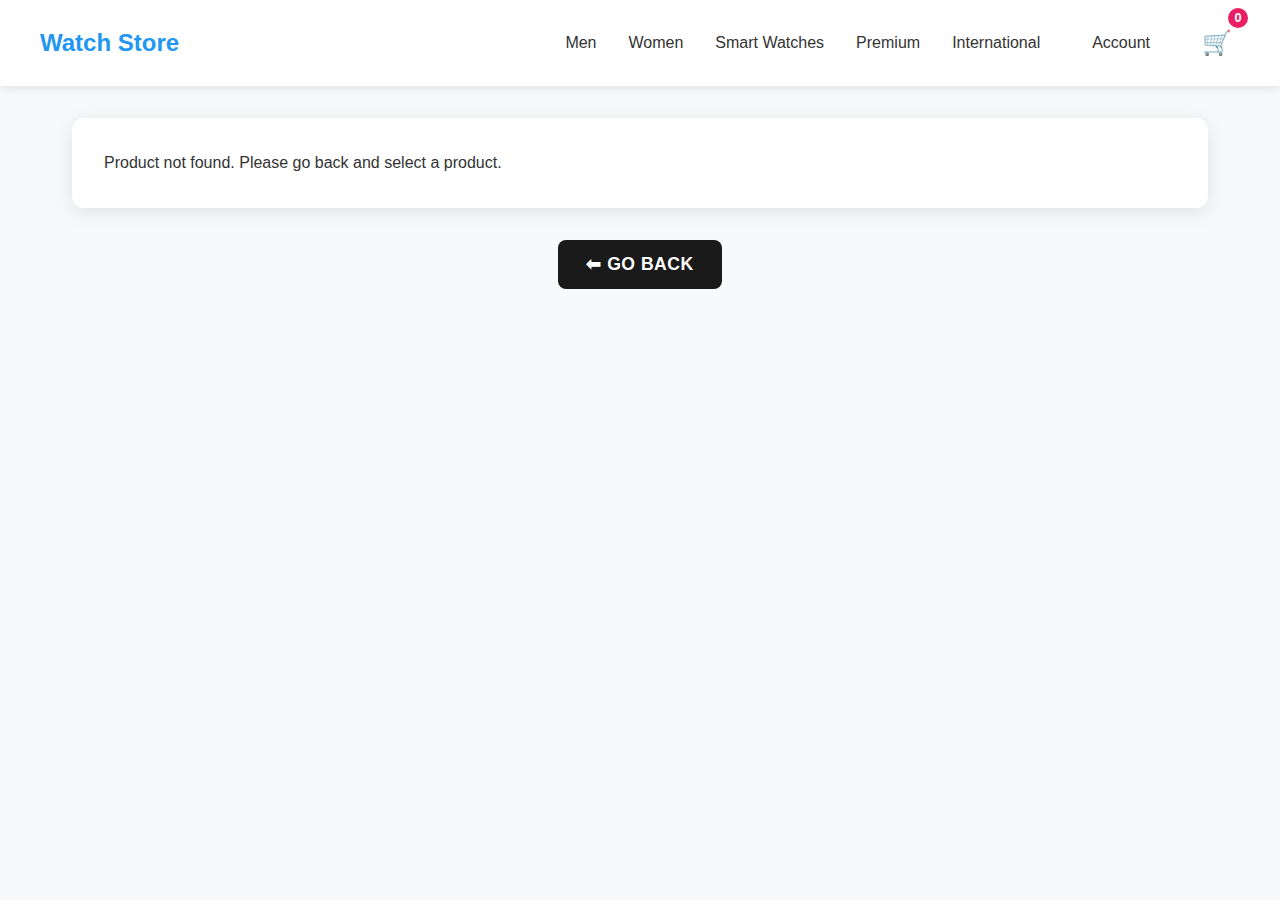
<file: internation brand/product5.html>
<!DOCTYPE html>
<html lang="en">

<head>
  <meta charset="UTF-8" />
  <meta name="viewport" content="width=device-width, initial-scale=1.0" />
  <title>Product Detail</title>
  <style>
    * {
      margin: 0;
      padding: 0;
      box-sizing: border-box;
    }

    body {
      font-family: 'Segoe UI', Tahoma, Geneva, Verdana, sans-serif;
      background: #f8f9fa;
      color: #333;
      line-height: 1.6;
    }

    /* Navigation Bar */
    .navbar {
      background: #fff;
      box-shadow: 0 2px 10px rgba(0, 0, 0, 0.1);
      padding: 1rem 2rem;
      position: sticky;
      top: 0;
      z-index: 1000;
    }

    .nav-container {
      max-width: 1200px;
      margin: 0 auto;
      display: flex;
      justify-content: space-between;
      align-items: center;
    }

    .logo {
      font-size: 1.5rem;
      font-weight: bold;
      color: #2196f3;
      text-decoration: none;
    }

    .nav-links {
      display: flex;
      gap: 2rem;
      align-items: center;
    }

    .nav-links a {
      color: #333;
      text-decoration: none;
      font-weight: 500;
      transition: color 0.3s ease;
    }

    .nav-links a:hover {
      color: #2196f3;
    }

    /* Main Content */
    .main-content {
      max-width: 1200px;
      margin: 2rem auto;
      padding: 0 2rem;
    }

    .product-detail-container {
      background: #fff;
      padding: 2rem;
      border-radius: 12px;
      box-shadow: 0 4px 20px rgba(0, 0, 0, 0.1);
      display: flex;
      flex-wrap: wrap;
      gap: 2rem;
      margin-top: 2rem;
    }

    .product-image {
      flex: 1;
      min-width: 300px;
      max-width: 500px;
      position: relative;
      overflow: hidden;
      border-radius: 12px;
      /* box-shadow: 0 4px 15px rgba(0, 0, 0, 0.1); */
    }

    .product-image img {
      width: 100%;
      height: auto;
      border-radius: 12px;
      object-fit: cover;
      transition: transform 0.3s ease;
    }

    .product-image:hover img {
      transform: scale(1.05);
    }

    .product-details {
      flex: 1;
      min-width: 300px;
      display: flex;
      flex-direction: column;
      gap: 1.5rem;
      padding: 1rem;
    }

    .product-details h2 {
      font-size: 2.2rem;
      color: #1a1a1a;
      margin-bottom: 0.5rem;
      font-weight: 600;
    }

    .price {
      color: #e91e63;
      font-size: 2rem;
      font-weight: bold;
      margin: 1rem 0;
    }

    /* Color Options Styles */
    .color-selection {
      margin: 1.5rem 0;
    }

    .color-selection h4 {
      font-size: 1.1rem;
      color: #333;
      margin-bottom: 1rem;
      font-weight: 600;
    }

    .color-options {
      display: flex;
      gap: 12px;
      flex-wrap: wrap;
    }

    .color-option {
      width: 50px;
      height: 50px;
      border-radius: 50%;
      border: 3px solid transparent;
      cursor: pointer;
      transition: all 0.3s ease;
      position: relative;
      box-shadow: 0 2px 8px rgba(0, 0, 0, 0.1);
    }

    .color-option:hover {
      transform: scale(1.1);
      box-shadow: 0 4px 12px rgba(0, 0, 0, 0.2);
    }

    .color-option.active {
      border-color: #2196f3;
      transform: scale(1.1);
      box-shadow: 0 0 0 2px rgba(33, 150, 243, 0.3);
    }

    .color-option::after {
      content: '✓';
      position: absolute;
      top: 50%;
      left: 50%;
      transform: translate(-50%, -50%);
      color: white;
      font-weight: bold;
      font-size: 18px;
      opacity: 0;
      transition: opacity 0.3s ease;
      text-shadow: 1px 1px 2px rgba(0, 0, 0, 0.5);
    }

    .color-option.active::after {
      opacity: 1;
    }

    .color-black { background-color: #2c2c2c; }
    .color-silver { background: linear-gradient(45deg, #c0c0c0, #e8e8e8); }
    .color-rose-gold { background: linear-gradient(45deg, #e8b4a0, #d4a574); }
    .color-blue { background: linear-gradient(45deg, #1e3a8a, #3b82f6); }

    .selected-color-name {
      margin-top: 8px;
      font-size: 0.9rem;
      color: #666;
      font-style: italic;
    }

    .product-info {
      display: flex;
      flex-direction: column;
      gap: 1rem;
      background: #f8f9fa;
      padding: 1.5rem;
      border-radius: 8px;
    }

    .product-info p {
      font-size: 1.1rem;
      color: #444;
      display: flex;
      align-items: center;
      gap: 0.5rem;
    }

    .product-info p strong {
      color: #1a1a1a;
      min-width: 100px;
    }

    .actions {
      margin-top: 2rem;
      display: flex;
      flex-wrap: wrap;
      gap: 1rem;
    }

    .actions button {
      padding: 14px 28px;
      font-size: 1.1rem;
      border: none;
      border-radius: 8px;
      cursor: pointer;
      transition: all 0.3s ease;
      font-weight: 600;
      text-transform: uppercase;
      letter-spacing: 0.5px;
    }

    .add-to-cart {
      background-color: #2196f3;
      color: white;
      flex: 1;
    }

    .add-to-cart:hover:not(:disabled) {
      background-color: #0b7dda;
      transform: translateY(-2px);
      box-shadow: 0 4px 12px rgba(33, 150, 243, 0.3);
    }

    .add-to-cart:disabled {
      background-color: #ccc;
      cursor: not-allowed;
      transform: none;
    }

    .buy-now {
      background-color: #4caf50;
      color: white;
      flex: 1;
    }

    .buy-now:hover {
      background-color: #388e3c;
      transform: translateY(-2px);
      box-shadow: 0 4px 12px rgba(76, 175, 80, 0.3);
    }

    .view-cart {
      background-color: #ff9800;
      color: white;
      display: none;
    }

    .view-cart:hover {
      background-color: #e68a00;
      transform: translateY(-2px);
    }

    .back-btn {
      margin: 2rem auto;
      padding: 14px 28px;
      background: #1a1a1a;
      color: white;
      border: none;
      border-radius: 8px;
      cursor: pointer;
      font-size: 1.1rem;
      font-weight: 600;
      transition: all 0.3s ease;
      text-transform: uppercase;
      letter-spacing: 0.5px;
      display: flex;
      align-items: center;
      gap: 0.5rem;
    }

    .back-btn:hover {
      background: #333;
      transform: translateY(-2px);
      box-shadow: 0 4px 12px rgba(0, 0, 0, 0.2);
    }

    /* Cart notification */
    .cart-notification {
      position: fixed;
      top: 20px;
      right: 20px;
      background: #4caf50;
      color: white;
      padding: 15px 25px;
      border-radius: 8px;
      box-shadow: 0 4px 12px rgba(0, 0, 0, 0.2);
      transform: translateX(150%);
      transition: transform 0.5s ease;
      z-index: 1000;
    }

    .cart-notification.show {
      transform: translateX(0);
    }

    /* Cart icon in navbar */
    .cart-icon {
      position: relative;
      font-size: 1.5rem;
      cursor: pointer;
      padding: 0.5rem;
      border-radius: 50%;
      transition: background-color 0.3s ease;
    }

    .cart-icon:hover {
      background-color: rgba(0, 0, 0, 0.05);
    }

    .cart-count {
      position: absolute;
      top: -8px;
      right: -8px;
      background: #e91e63;
      color: white;
      width: 20px;
      height: 20px;
      border-radius: 50%;
      display: flex;
      justify-content: center;
      align-items: center;
      font-size: 0.8rem;
      font-weight: bold;
    }

    .wishlist-btn {
      background-color: #fff;
      border: 2px solid #e91e63;
      color: #e91e63;
      font-size: 1.1rem;
      padding: 14px 28px;
      border-radius: 8px;
      cursor: pointer;
      font-weight: 600;
      transition: all 0.3s ease;
      text-transform: uppercase;
      letter-spacing: 0.5px;
      width: 100%;
    }

    .wishlist-btn:hover {
      background-color: #e91e63;
      color: #fff;
      transform: translateY(-2px);
      box-shadow: 0 4px 12px rgba(233, 30, 99, 0.3);
    }

    /* Login Popup Styles */
    .login-popup {
      display: none;
      position: fixed;
      top: 0;
      left: 0;
      width: 100%;
      height: 100%;
      background-color: rgba(0, 0, 0, 0.7);
      z-index: 2000;
      justify-content: center;
      align-items: center;
    }

    .login-container {
      background-color: white;
      padding: 2rem;
      border-radius: 10px;
      width: 90%;
      max-width: 500px;
      position: relative;
      box-shadow: 0 5px 15px rgba(0, 0, 0, 0.3);
    }

    .close-btn {
      position: absolute;
      top: 15px;
      right: 15px;
      font-size: 1.5rem;
      cursor: pointer;
    }

    .login-title {
      text-align: center;
      margin-bottom: 1.5rem;
      color: #333;
    }

    .login-form-box {
      display: flex;
      flex-direction: column;
      gap: 1rem;
    }

    .login-form-box input {
      padding: 12px 15px;
      border: 1px solid #ddd;
      border-radius: 5px;
      font-size: 1rem;
    }

    .login-form-box button {
      background-color: #2196f3;
      color: white;
      padding: 12px;
      border: none;
      border-radius: 5px;
      font-size: 1rem;
      cursor: pointer;
      transition: background-color 0.3s;
    }

    .login-form-box button:hover {
      background-color: #0b7dda;
    }

    .register-text {
      text-align: center;
      margin-top: 1rem;
    }

    .register-text a {
      color: #2196f3;
      text-decoration: none;
      font-weight: 500;
    }

    /* User Profile Popup */
    .user-profile-popup {
      display: none;
      position: fixed;
      top: 0;
      left: 0;
      width: 100%;
      height: 100%;
      background-color: rgba(0, 0, 0, 0.7);
      z-index: 2000;
      justify-content: center;
      align-items: center;
    }

    .profile-container {
      background-color: white;
      padding: 2rem;
      border-radius: 10px;
      width: 90%;
      max-width: 500px;
      position: relative;
      box-shadow: 0 5px 15px rgba(0, 0, 0, 0.3);
    }

    .profile-header {
      display: flex;
      align-items: center;
      gap: 1rem;
      margin-bottom: 1.5rem;
    }

    .profile-icon {
      font-size: 2rem;
      color: #2196f3;
    }

    .profile-details {
      margin-bottom: 1.5rem;
    }

    .profile-item {
      margin-bottom: 1rem;
      padding-bottom: 0.5rem;
      border-bottom: 1px solid #eee;
    }

    .profile-item label {
      font-weight: bold;
      margin-right: 0.5rem;
    }

    .logout-btn {
      background-color: #f44336;
      color: white;
      padding: 10px 20px;
      border: none;
      border-radius: 5px;
      cursor: pointer;
      transition: background-color 0.3s;
      width: 100%;
    }

    .logout-btn:hover {
      background-color: #d32f2f;
    }

    .form-message {
      padding: 10px;
      margin-bottom: 15px;
      border-radius: 5px;
      text-align: center;
    }

    .form-message.error {
      background-color: #ffebee;
      color: #c62828;
      border: 1px solid #ef9a9a;
    }

    .form-message.success {
      background-color: #e8f5e9;
      color: #2e7d32;
      border: 1px solid #a5d6a7;
    }

    .account-btn {
      display: flex;
      align-items: center;
      gap: 8px;
      cursor: pointer;
      padding: 8px 12px;
      border-radius: 4px;
      transition: background-color 0.3s;
    }

    .account-btn:hover {
      background-color: rgba(0, 0, 0, 0.05);
    }

    .account-btn.logged-in span {
      max-width: 100px;
      overflow: hidden;
      text-overflow: ellipsis;
      white-space: nowrap;
    }

    /* Responsive Design */
    @media (max-width: 768px) {
      .navbar {
        padding: 1rem;
      }

      .nav-container {
        flex-direction: column;
        gap: 1rem;
      }

      .nav-links {
        width: 100%;
        justify-content: center;
        gap: 1rem;
      }

      .product-detail-container {
        padding: 1.5rem;
      }

      .product-image {
        min-width: 100%;
      }

      .actions {
        flex-direction: column;
      }

      .actions button {
        width: 100%;
      }

      .color-options {
        justify-content: center;
      }
    }
  </style>
</head>

<body>

  <!-- Navigation Bar -->
  <nav class="navbar">
    <div class="nav-container">
      <a href="../index.html" class="logo">Watch Store</a>
      <div class="nav-links">
        <a href="../men/men.html">Men</a>
        <a href="../women/women.html">Women</a>
        <a href="../smart-watch/smart.html">Smart Watches</a>
        <a href="../premium watch/primium.html">Premium</a>
        <a href="../internation brand/international.html">International</a>
        <div class="account-btn" id="accountBtn">
          <i class="fa-regular fa-user"></i>
          <span>Account</span>
        </div>
        <div class="cart-icon" onclick="goToCart()">
          <a href="../cart.html">🛒 <span class="cart-count" id="cartCount">0</span></a>
        </div>
      </div>
    </div>
  </nav>

  <div class="main-content">
    <div class="product-detail-container" id="productDetail"></div>
    <button class="back-btn" onclick="window.history.back()">⬅ Go Back</button>
  </div>

  <div class="cart-notification" id="cartNotification">Product added to cart!</div>

  <!-- Login Popup -->
  <div class="login-popup" id="loginPopup">
    <div class="login-container">
      <span class="close-btn" id="closeLogin">&times;</span>

      <!-- Login Form -->
      <div id="loginForm">
        <h2 class="login-title">Login to Your Account</h2>
        <form class="login-form-box">
          <input type="text" placeholder="Email or Mobile Number" required />
          <input type="password" placeholder="Password" required />
          <button type="submit">Login</button>
          <p class="register-text">
            Don't have an account? <a href="#" id="showRegister">Register</a>
          </p>
        </form>
      </div>

      <!-- Register Form -->
      <div id="registerForm" style="display: none;">
        <h2 class="login-title">Create an Account</h2>
        <form class="login-form-box">
          <input type="text" placeholder="Full Name" required />
          <input type="email" placeholder="Email Address" required />
          <input type="text" placeholder="Mobile Number" required />
          <input type="password" placeholder="Create Password" required />
          <input type="password" placeholder="Confirm Password" required />
          <button type="submit">Register</button>
          <p class="register-text">
            Already have an account? <a href="#" id="showLogin">Login</a>
          </p>
        </form>
      </div>
    </div>
  </div>

  <!-- User Profile Popup -->
  <div class="user-profile-popup" id="userProfilePopup">
    <div class="profile-container">
      <span class="close-btn" id="closeProfile">&times;</span>
      <div class="profile-header">
        <i class="fa-regular fa-user profile-icon"></i>
        <h2>User Profile</h2>
      </div>
      <div class="profile-details">
        <div class="profile-item">
          <label>Full Name:</label>
          <span id="profileName">-</span>
        </div>
        <div class="profile-item">
          <label>Email:</label>
          <span id="profileEmail">-</span>
        </div>
        <div class="profile-item">
          <label>Mobile:</label>
          <span id="profileMobile">-</span>
        </div>
      </div>
      <button class="logout-btn" id="logoutBtn">Logout</button>
    </div>
  </div>

  <script>
    document.addEventListener("DOMContentLoaded", () => {
      // Check login state from localStorage
      const userData = JSON.parse(localStorage.getItem('userData'));
      const accountBtn = document.getElementById("accountBtn");
      
      if (userData) {
        // User is logged in
        accountBtn.classList.add('logged-in');
        accountBtn.innerHTML = `
          <i class="fa-regular fa-user"></i>
          <span>${userData.name}</span>
        `;
      } else {
        // User is logged out
        accountBtn.classList.remove('logged-in');
        accountBtn.innerHTML = `
          <i class="fa-regular fa-user"></i>
          <span>Account</span>
        `;
      }

      const product = JSON.parse(localStorage.getItem("selectedProduct"));
      const container = document.getElementById("productDetail");
      const cartNotification = document.getElementById("cartNotification");
      const cartCountElement = document.getElementById("cartCount");

      // Color options data
      const colorOptions = [
        { name: 'Classic Black', class: 'color-black', value: 'black' },
        { name: 'Silver Steel', class: 'color-silver', value: 'silver' },
        { name: 'Rose Gold', class: 'color-rose-gold', value: 'rose-gold' },
        { name: 'Ocean Blue', class: 'color-blue', value: 'blue' }
      ];

      let selectedColor = colorOptions[0]; // Default to first color

      // Login Popup
      const loginPopup = document.getElementById("loginPopup");
      const closeLoginBtn = document.getElementById("closeLogin");
      const showRegisterBtn = document.getElementById("showRegister");
      const showLoginBtn = document.getElementById("showLogin");
      const loginForm = document.getElementById("loginForm");
      const registerForm = document.getElementById("registerForm");

      // Make sure these elements exist before trying to use them
      const loginFormElement = loginForm ? loginForm.querySelector("form") : null;
      const registerFormElement = registerForm ? registerForm.querySelector("form") : null;

      // User Profile Elements
      const userProfilePopup = document.getElementById("userProfilePopup");
      const closeProfileBtn = document.getElementById("closeProfile");
      const logoutBtn = document.getElementById("logoutBtn");
      const profileName = document.getElementById("profileName");
      const profileEmail = document.getElementById("profileEmail");
      const profileMobile = document.getElementById("profileMobile");

      // Get cart from localStorage or create empty array
      let cart = JSON.parse(localStorage.getItem('cart')) || [];
      let wishlist = JSON.parse(localStorage.getItem('wishlist')) || [];
      let currentUser = JSON.parse(localStorage.getItem('currentUser'));
      let pendingAction = null; // To store the action that was attempted while logged out

      // Check if user is already logged in
      const checkUserLoginStatus = () => {
        if (currentUser) {
          updateLoggedInState(currentUser);
        } else {
          updateLoggedOutState();
        }
      };

      // Update cart count in header
      function updateCartCount() {
        if (cartCountElement) {
          const totalItems = cart.reduce((total, item) => total + item.quantity, 0);
          cartCountElement.textContent = totalItems;
        }
      }

      // Function to update UI for logged in state
      const updateLoggedInState = (user) => {
        currentUser = user;
        localStorage.setItem('currentUser', JSON.stringify(user));
        if (accountBtn) {
          accountBtn.classList.add('logged-in');
          accountBtn.innerHTML = `<i class="fa-regular fa-user"></i><span>${user.fullName.split(' ')[0]}</span>`;
        }

        // Make sure the profile elements are visible
        if (userProfilePopup) {
          userProfilePopup.style.display = "none"; // Initially hidden until clicked
        }
      };

      // Function to update UI for logged out state
      const updateLoggedOutState = () => {
        currentUser = null;
        localStorage.removeItem('currentUser');
        if (accountBtn) {
          accountBtn.classList.remove('logged-in');
          accountBtn.innerHTML = `<i class="fa-regular fa-user"></i><span>Account</span>`;
        }
      };

      // Function to show user profile
      const showUserProfile = () => {
        if (currentUser && userProfilePopup && profileName && profileEmail && profileMobile) {
          profileName.textContent = currentUser.fullName;
          profileEmail.textContent = currentUser.email;
          profileMobile.textContent = currentUser.mobile;
          userProfilePopup.style.display = "flex";

          // Ensure the profile is positioned correctly relative to the account button
          if (accountBtn) {
            const rect = accountBtn.getBoundingClientRect();
            userProfilePopup.style.top = (rect.bottom + window.scrollY) + "px";
            userProfilePopup.style.right = (window.innerWidth - rect.right) + "px";
          }
        }
      };

      // Form validation messages
      const showMessage = (message, isError = true) => {
        const messageDiv = document.createElement("div");
        messageDiv.className = `form-message ${isError ? 'error' : 'success'}`;
        messageDiv.textContent = message;

        // Remove any existing messages
        const existingMessages = document.querySelectorAll('.form-message');
        existingMessages.forEach(msg => msg.remove());

        // Add new message
        const loginContainer = document.querySelector('.login-container');
        if (loginContainer) {
          loginContainer.prepend(messageDiv);
        } else {
          // If login container not found, add to the login popup directly
          if (loginPopup) loginPopup.prepend(messageDiv);
        }

        // Auto remove after 3 seconds
        setTimeout(() => messageDiv.remove(), 3000);
      };

      // Check login before action
      const checkLoginBeforeAction = (action) => {
        if (!currentUser) {
          pendingAction = action;
          if (loginPopup) {
            loginPopup.style.display = "flex";

            // Make sure the login form is visible when opening the popup
            if (loginForm && registerForm) {
              loginForm.style.display = "block";
              registerForm.style.display = "none";
            }
          }
          return false;
        }
        return true;
      };

      // Execute pending action if exists
      const executePendingAction = () => {
        if (pendingAction === 'addToCart') {
          addToCart();
        } else if (pendingAction === 'buyNow') {
          buyNow();
        } else if (pendingAction === 'wishlist') {
          toggleWishlist();
        }
        pendingAction = null;
      };

      // Color selection function
      const selectColor = (colorOption) => {
        selectedColor = colorOption;
        
        // Update active state
        document.querySelectorAll('.color-option').forEach(option => {
          option.classList.remove('active');
        });
        document.querySelector(`.color-option.${colorOption.class}`).classList.add('active');
        
        // Update selected color name display
        const selectedColorName = document.getElementById('selectedColorName');
        if (selectedColorName) {
          selectedColorName.textContent = `Selected: ${colorOption.name}`;
        }
      };

      // Add to cart functionality
      function addToCart() {
        const addToCartBtn = document.getElementById("addToCartBtn");
        if (!addToCartBtn) return;

        const existingItemIndex = cart.findIndex(item => 
          item.id === product.id && item.selectedColor === selectedColor.value
        );
        
        if (existingItemIndex !== -1) {
          showMessage("This item with selected color is already in your cart!", true);
          return;
        }

        cart.push({
          ...product,
          selectedColor: selectedColor.value,
          selectedColorName: selectedColor.name,
          quantity: 1
        });

        localStorage.setItem('cart', JSON.stringify(cart));
        showNotification();
        updateCartCount();
        
        // Disable the Add to Cart button
        addToCartBtn.disabled = true;
        addToCartBtn.textContent = "Added to Cart";
        addToCartBtn.style.backgroundColor = "#ccc";
      }

      // Buy now functionality
      function buyNow() {
        const existingItemIndex = cart.findIndex(item => 
          item.id === product.id && item.selectedColor === selectedColor.value
        );
        
        if (existingItemIndex !== -1) {
          cart[existingItemIndex].quantity += 1;
        } else {
          cart.push({
            ...product,
            selectedColor: selectedColor.value,
            selectedColorName: selectedColor.name,
            quantity: 1
          });
        }
        localStorage.setItem('cart', JSON.stringify(cart));
        updateCartCount();
        window.location.href = '../cart.html';
      }

      // Toggle wishlist functionality
      function toggleWishlist() {
        const wishlistBtn = document.getElementById("wishlistBtn");
        if (!wishlistBtn) return;

        const index = wishlist.findIndex(item => item.id === product.id);

        if (index === -1) {
          wishlist.push({
            ...product,
            selectedColor: selectedColor.value,
            selectedColorName: selectedColor.name
          });
          localStorage.setItem('wishlist', JSON.stringify(wishlist));
          alert("✅ Added to Wishlist!");
          wishlistBtn.innerHTML = "❤️ Wishlisted";
          wishlistBtn.style.backgroundColor = "#e91e63";
          wishlistBtn.style.color = "#fff";
        } else {
          wishlist.splice(index, 1);
          localStorage.setItem('wishlist', JSON.stringify(wishlist));
          alert("❌ Removed from Wishlist!");
          wishlistBtn.innerHTML = "🤍 Wishlist";
          wishlistBtn.style.backgroundColor = "#fff";
          wishlistBtn.style.color = "#e91e63";
        }
      }

      // Call on page load
      checkUserLoginStatus();
      updateCartCount();

      // Add event listeners if elements exist
      if (loginFormElement) {
        loginFormElement.addEventListener("submit", (e) => {
          e.preventDefault();
          const emailInput = loginFormElement.querySelector('input[type="text"]');
          const passwordInput = loginFormElement.querySelector('input[type="password"]');

          if (!emailInput || !passwordInput) {
            showMessage("Login form is missing required fields");
            return;
          }

          const email = emailInput.value;
          const password = passwordInput.value;

          // Basic validation
          if (!email || !password) {
            showMessage("Please fill in all fields");
            return;
          }

          // Simulate successful login with user data
          const user = {
            fullName: "John Doe", // In real app, this would come from backend
            email: email,
            mobile: "1234567890" // In real app, this would come from backend
          };

          updateLoggedInState(user);
          showMessage("Login successful!", false);
          setTimeout(() => {
            if (loginPopup) loginPopup.style.display = "none";
            loginFormElement.reset();
            executePendingAction(); // Execute any pending action after successful login
          }, 1500);
        });
      }

      if (registerFormElement) {
        registerFormElement.addEventListener("submit", (e) => {
          e.preventDefault();
          const fullNameInput = registerFormElement.querySelector('input[placeholder="Full Name"]');
          const emailInput = registerFormElement.querySelector('input[placeholder="Email Address"]');
          const mobileInput = registerFormElement.querySelector('input[placeholder="Mobile Number"]');
          const passwordInput = registerFormElement.querySelector('input[placeholder="Create Password"]');
          const confirmPasswordInput = registerFormElement.querySelector('input[placeholder="Confirm Password"]');

          if (!fullNameInput || !emailInput || !mobileInput || !passwordInput || !confirmPasswordInput) {
            showMessage("Registration form is missing required fields");
            return;
          }

          const fullName = fullNameInput.value;
          const email = emailInput.value;
          const mobile = mobileInput.value;
          const password = passwordInput.value;
          const confirmPassword = confirmPasswordInput.value;

          // Validation
          if (!fullName || !email || !mobile || !password || !confirmPassword) {
            showMessage("Please fill in all fields");
            return;
          }

          if (password !== confirmPassword) {
            showMessage("Passwords do not match");
            return;
          }

          if (password.length < 6) {
            showMessage("Password must be at least 6 characters long");
            return;
          }

          // Create user object with the provided details
          const user = {
            fullName: fullName,
            email: email,
            mobile: mobile
          };

          // Update UI with user data
          updateLoggedInState(user);
          showMessage("Registration successful!", false);

          setTimeout(() => {
            if (loginPopup) loginPopup.style.display = "none";
            if (registerForm && loginForm) {
              registerForm.style.display = "none";
              loginForm.style.display = "block";
            }
            registerFormElement.reset();
            executePendingAction(); // Execute any pending action after successful registration
          }, 1500);
        });
      }

      // Product display
      if (container) {
        if (product) {
          // Add ID if it doesn't exist (for cart management)
          if (!product.id) {
            product.id = Date.now().toString();
            localStorage.setItem("selectedProduct", JSON.stringify(product));
          }

          container.innerHTML = `
        <div class="product-image">
          <img src="${product.image}" alt="${product.name}">
        </div>
        <div class="product-details">
          <h2>${product.name}</h2>
          <div class="price">${product.price}</div>
          
          <!-- Color Selection -->
          <div class="color-selection">
            <h4>Choose Color:</h4>
            <div class="color-options">
              ${colorOptions.map(color => `
                <div class="color-option ${color.class} ${color === selectedColor ? 'active' : ''}" 
                     data-color-value="${color.value}" 
                     data-color-name="${color.name}"
                     title="${color.name}">
                </div>
              `).join('')}
            </div>
            <div class="selected-color-name" id="selectedColorName">Selected: ${selectedColor.name}</div>
          </div>

          <div class="product-info">
            <p><strong>Brand:</strong> ${product.brand || 'Generic'}</p>
            <p><strong>Category:</strong> ${product.category || 'Watch'}</p>
            <p><strong>Rating:</strong> ⭐ ${product.rating || '4.5'}</p>
            <p><strong>Availability:</strong> In Stock</p>
          </div>
          <div class="actions">
            <button class="add-to-cart" id="addToCartBtn">Add to Cart</button>
            <button class="buy-now" id="buyNowBtn">Buy Now</button>
            <button class="wishlist-btn" id="wishlistBtn">🤍 Add to Wishlist</button>
          </div>
        </div>
      `;

          // Add color selection event listeners
          const colorOptionElements = document.querySelectorAll('.color-option');
          colorOptionElements.forEach(option => {
            option.addEventListener('click', () => {
              const colorValue = option.dataset.colorValue;
              const colorName = option.dataset.colorName;
              const colorClass = option.classList[1]; // Get the color class
              
              const colorOption = colorOptions.find(c => c.value === colorValue);
              if (colorOption) {
                selectColor(colorOption);
                
                // Re-enable Add to Cart button when color changes
                const addToCartBtn = document.getElementById("addToCartBtn");
                if (addToCartBtn && addToCartBtn.disabled) {
                  addToCartBtn.disabled = false;
                  addToCartBtn.textContent = "Add to Cart";
                  addToCartBtn.style.backgroundColor = "#2196f3";
                }
              }
            });
          });

          // Update wishlist button UI
          const wishlistBtn = document.getElementById("wishlistBtn");
          if (wishlistBtn) {
            const isWishlisted = wishlist.some(item => item.id === product.id);
            if (isWishlisted) {
              wishlistBtn.innerHTML = "❤️ Wishlisted";
              wishlistBtn.style.backgroundColor = "#e91e63";
              wishlistBtn.style.color = "#fff";
            }

            // Wishlist button with login check
            wishlistBtn.addEventListener("click", () => {
              if (checkLoginBeforeAction('wishlist')) {
                toggleWishlist();
              }
            });
          }

          // Add to Cart click handler with login check
          const addToCartBtn = document.getElementById("addToCartBtn");
          if (addToCartBtn) {
            addToCartBtn.addEventListener("click", () => {
              if (checkLoginBeforeAction('addToCart')) {
                addToCart();
              }
            });
          }

          // Buy Now click handler with login check
          const buyNowBtn = document.getElementById("buyNowBtn");
          if (buyNowBtn) {
            buyNowBtn.addEventListener("click", () => {
              if (checkLoginBeforeAction('buyNow')) {
                buyNow();
              }
            });
          }
        } else {
          container.innerHTML = "<p>Product not found. Please go back and select a product.</p>";
        }
      }

      function showNotification() {
        if (cartNotification) {
          cartNotification.classList.add("show");
          setTimeout(() => {
            cartNotification.classList.remove("show");
          }, 3000);
        }
      }

      // Account button click handler
      if (accountBtn) {
        accountBtn.addEventListener("click", () => {
          if (currentUser) {
            showUserProfile();
          } else if (loginPopup) {
            loginPopup.style.display = "flex";

            // Make sure login form is visible when opening popup
            if (loginForm && registerForm) {
              loginForm.style.display = "block";
              registerForm.style.display = "none";
            }
          }
        });
      }

      // Close profile popup
      if (closeProfileBtn) {
        closeProfileBtn.addEventListener("click", () => {
          if (userProfilePopup) {
            userProfilePopup.style.display = "none";
          }
        });
      }

      // Logout handler
      if (logoutBtn) {
        logoutBtn.addEventListener("click", () => {
          updateLoggedOutState();
          if (userProfilePopup) {
            userProfilePopup.style.display = "none";
          }
          alert("Logged out successfully!");
        });
      }

      // Close login popup
      if (closeLoginBtn) {
        closeLoginBtn.addEventListener("click", () => {
          if (loginPopup) {
            loginPopup.style.display = "none";
            // Reset forms when closing
            if (loginFormElement) loginFormElement.reset();
            if (registerFormElement) registerFormElement.reset();
          }
        });
      }

      // Show register form
      if (showRegisterBtn) {
        showRegisterBtn.addEventListener("click", (e) => {
          e.preventDefault();
          if (loginForm && registerForm) {
            loginForm.style.display = "none";
            registerForm.style.display = "block";
          }
        });
      }

      // Show login form
      if (showLoginBtn) {
        showLoginBtn.addEventListener("click", (e) => {
          e.preventDefault();
          if (registerForm && loginForm) {
            registerForm.style.display = "none";
            loginForm.style.display = "block";
          }
        });
      }

      // Close popups when clicking outside
      window.addEventListener("click", (e) => {
        if (loginPopup && e.target === loginPopup) {
          loginPopup.style.display = "none";
          // Reset forms when closing
          if (loginFormElement) loginFormElement.reset();
          if (registerFormElement) registerFormElement.reset();
        }
        if (userProfilePopup && e.target === userProfilePopup) {
          userProfilePopup.style.display = "none";
        }
      });
    });
  </script>
  <script src="../auth.js" defer></script>
</body>

</html>
</file>
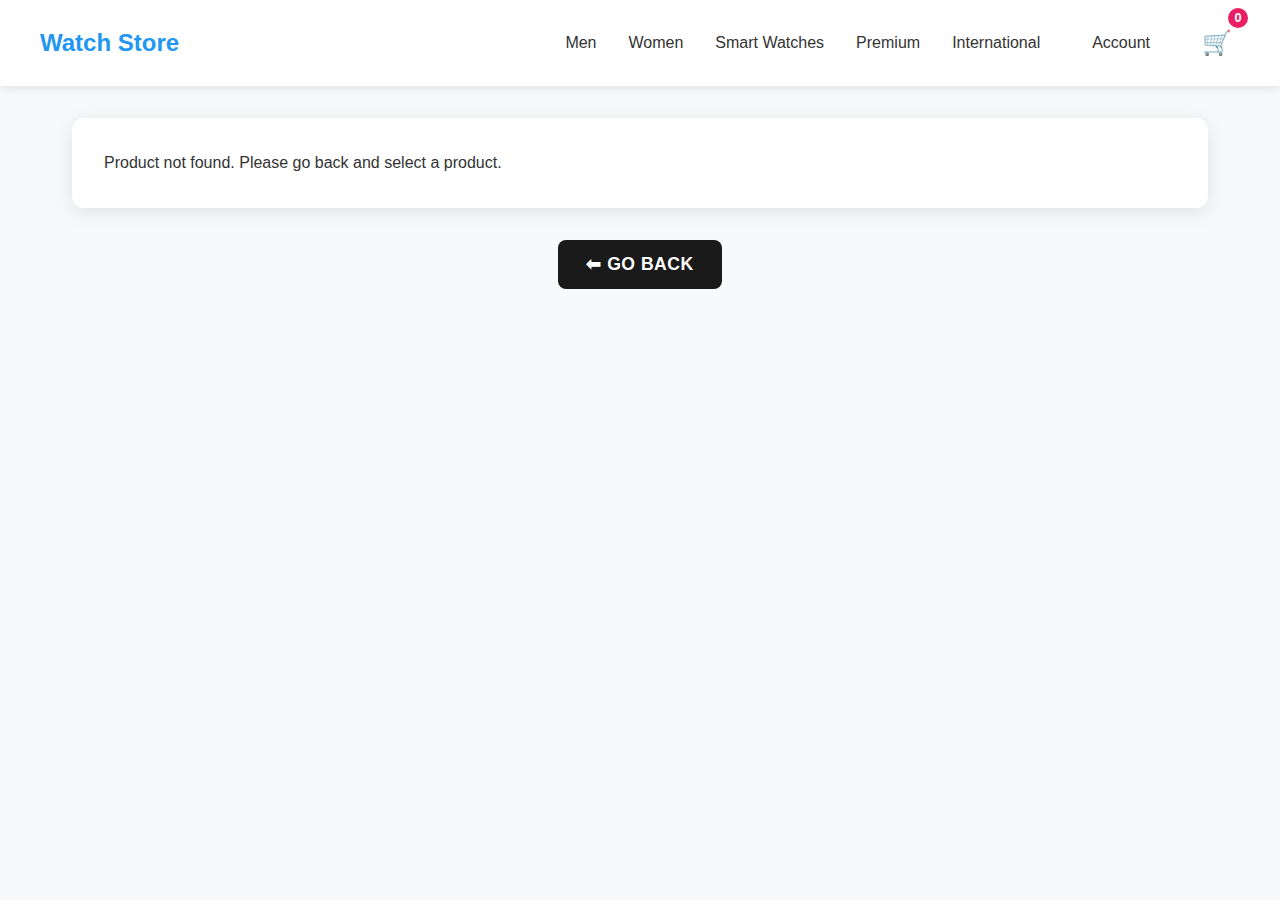
<file: men/product.html>
<!DOCTYPE html>
<html lang="en">

<head>
  <meta charset="UTF-8" />
  <meta name="viewport" content="width=device-width, initial-scale=1.0" />
  <title>Product Detail</title>
  <style>
    * {
      margin: 0;
      padding: 0;
      box-sizing: border-box;
    }

    body {
      font-family: 'Segoe UI', Tahoma, Geneva, Verdana, sans-serif;
      background: #f8f9fa;
      color: #333;
      line-height: 1.6;
    }

    /* Navigation Bar */
    .navbar {
      background: #fff;
      box-shadow: 0 2px 10px rgba(0, 0, 0, 0.1);
      padding: 1rem 2rem;
      position: sticky;
      top: 0;
      z-index: 1000;
    }

    .nav-container {
      max-width: 1200px;
      margin: 0 auto;
      display: flex;
      justify-content: space-between;
      align-items: center;
    }

    .logo {
      font-size: 1.5rem;
      font-weight: bold;
      color: #2196f3;
      text-decoration: none;
    }

    .nav-links {
      display: flex;
      gap: 2rem;
      align-items: center;
    }

    .nav-links a {
      color: #333;
      text-decoration: none;
      font-weight: 500;
      transition: color 0.3s ease;
    }

    .nav-links a:hover {
      color: #2196f3;
    }

    /* Main Content */
    .main-content {
      max-width: 1200px;
      margin: 2rem auto;
      padding: 0 2rem;
    }

    .product-detail-container {
      background: #fff;
      padding: 2rem;
      border-radius: 12px;
      box-shadow: 0 4px 20px rgba(0, 0, 0, 0.1);
      display: flex;
      flex-wrap: wrap;
      gap: 2rem;
      margin-top: 2rem;
    }

    .product-image {
      flex: 1;
      min-width: 300px;
      max-width: 500px;
      position: relative;
      overflow: hidden;
      border-radius: 12px;
      /* box-shadow: 0 4px 15px rgba(0, 0, 0, 0.1); */
    }

    .product-image img {
      width: 100%;
      height: auto;
      border-radius: 12px;
      object-fit: cover;
      transition: transform 0.3s ease;
    }

    .product-image:hover img {
      transform: scale(1.05);
    }

    .product-details {
      flex: 1;
      min-width: 300px;
      display: flex;
      flex-direction: column;
      gap: 1.5rem;
      padding: 1rem;
    }

    .product-details h2 {
      font-size: 2.2rem;
      color: #1a1a1a;
      margin-bottom: 0.5rem;
      font-weight: 600;
    }

    .price {
      color: #e91e63;
      font-size: 2rem;
      font-weight: bold;
      margin: 1rem 0;
    }

    /* Color Options Styles */
    .color-selection {
      margin: 1.5rem 0;
    }

    .color-selection h4 {
      font-size: 1.1rem;
      color: #333;
      margin-bottom: 1rem;
      font-weight: 600;
    }

    .color-options {
      display: flex;
      gap: 12px;
      flex-wrap: wrap;
    }

    .color-option {
      width: 50px;
      height: 50px;
      border-radius: 50%;
      border: 3px solid transparent;
      cursor: pointer;
      transition: all 0.3s ease;
      position: relative;
      box-shadow: 0 2px 8px rgba(0, 0, 0, 0.1);
    }

    .color-option:hover {
      transform: scale(1.1);
      box-shadow: 0 4px 12px rgba(0, 0, 0, 0.2);
    }

    .color-option.active {
      border-color: #2196f3;
      transform: scale(1.1);
      box-shadow: 0 0 0 2px rgba(33, 150, 243, 0.3);
    }

    .color-option::after {
      content: '✓';
      position: absolute;
      top: 50%;
      left: 50%;
      transform: translate(-50%, -50%);
      color: white;
      font-weight: bold;
      font-size: 18px;
      opacity: 0;
      transition: opacity 0.3s ease;
      text-shadow: 1px 1px 2px rgba(0, 0, 0, 0.5);
    }

    .color-option.active::after {
      opacity: 1;
    }

    .color-black { background-color: #2c2c2c; }
    .color-silver { background: linear-gradient(45deg, #c0c0c0, #e8e8e8); }
    .color-rose-gold { background: linear-gradient(45deg, #e8b4a0, #d4a574); }
    .color-blue { background: linear-gradient(45deg, #1e3a8a, #3b82f6); }

    .selected-color-name {
      margin-top: 8px;
      font-size: 0.9rem;
      color: #666;
      font-style: italic;
    }

    .product-info {
      display: flex;
      flex-direction: column;
      gap: 1rem;
      background: #f8f9fa;
      padding: 1.5rem;
      border-radius: 8px;
    }

    .product-info p {
      font-size: 1.1rem;
      color: #444;
      display: flex;
      align-items: center;
      gap: 0.5rem;
    }

    .product-info p strong {
      color: #1a1a1a;
      min-width: 100px;
    }

    .actions {
      margin-top: 2rem;
      display: flex;
      flex-wrap: wrap;
      gap: 1rem;
    }

    .actions button {
      padding: 14px 28px;
      font-size: 1.1rem;
      border: none;
      border-radius: 8px;
      cursor: pointer;
      transition: all 0.3s ease;
      font-weight: 600;
      text-transform: uppercase;
      letter-spacing: 0.5px;
    }

    .add-to-cart {
      background-color: #2196f3;
      color: white;
      flex: 1;
    }

    .add-to-cart:hover:not(:disabled) {
      background-color: #0b7dda;
      transform: translateY(-2px);
      box-shadow: 0 4px 12px rgba(33, 150, 243, 0.3);
    }

    .add-to-cart:disabled {
      background-color: #ccc;
      cursor: not-allowed;
      transform: none;
    }

    .buy-now {
      background-color: #4caf50;
      color: white;
      flex: 1;
    }

    .buy-now:hover {
      background-color: #388e3c;
      transform: translateY(-2px);
      box-shadow: 0 4px 12px rgba(76, 175, 80, 0.3);
    }

    .view-cart {
      background-color: #ff9800;
      color: white;
      display: none;
    }

    .view-cart:hover {
      background-color: #e68a00;
      transform: translateY(-2px);
    }

    .back-btn {
      margin: 2rem auto;
      padding: 14px 28px;
      background: #1a1a1a;
      color: white;
      border: none;
      border-radius: 8px;
      cursor: pointer;
      font-size: 1.1rem;
      font-weight: 600;
      transition: all 0.3s ease;
      text-transform: uppercase;
      letter-spacing: 0.5px;
      display: flex;
      align-items: center;
      gap: 0.5rem;
    }

    .back-btn:hover {
      background: #333;
      transform: translateY(-2px);
      box-shadow: 0 4px 12px rgba(0, 0, 0, 0.2);
    }

    /* Cart notification */
    .cart-notification {
      position: fixed;
      top: 20px;
      right: 20px;
      background: #4caf50;
      color: white;
      padding: 15px 25px;
      border-radius: 8px;
      box-shadow: 0 4px 12px rgba(0, 0, 0, 0.2);
      transform: translateX(150%);
      transition: transform 0.5s ease;
      z-index: 1000;
    }

    .cart-notification.show {
      transform: translateX(0);
    }

    /* Cart icon in navbar */
    .cart-icon {
      position: relative;
      font-size: 1.5rem;
      cursor: pointer;
      padding: 0.5rem;
      border-radius: 50%;
      transition: background-color 0.3s ease;
    }

    .cart-icon:hover {
      background-color: rgba(0, 0, 0, 0.05);
    }

    .cart-count {
      position: absolute;
      top: -8px;
      right: -8px;
      background: #e91e63;
      color: white;
      width: 20px;
      height: 20px;
      border-radius: 50%;
      display: flex;
      justify-content: center;
      align-items: center;
      font-size: 0.8rem;
      font-weight: bold;
    }

    .wishlist-btn {
      background-color: #fff;
      border: 2px solid #e91e63;
      color: #e91e63;
      font-size: 1.1rem;
      padding: 14px 28px;
      border-radius: 8px;
      cursor: pointer;
      font-weight: 600;
      transition: all 0.3s ease;
      text-transform: uppercase;
      letter-spacing: 0.5px;
      width: 100%;
    }

    .wishlist-btn:hover {
      background-color: #e91e63;
      color: #fff;
      transform: translateY(-2px);
      box-shadow: 0 4px 12px rgba(233, 30, 99, 0.3);
    }

    /* Login Popup Styles */
    .login-popup {
      display: none;
      position: fixed;
      top: 0;
      left: 0;
      width: 100%;
      height: 100%;
      background-color: rgba(0, 0, 0, 0.7);
      z-index: 2000;
      justify-content: center;
      align-items: center;
    }

    .login-container {
      background-color: white;
      padding: 2rem;
      border-radius: 10px;
      width: 90%;
      max-width: 500px;
      position: relative;
      box-shadow: 0 5px 15px rgba(0, 0, 0, 0.3);
    }

    .close-btn {
      position: absolute;
      top: 15px;
      right: 15px;
      font-size: 1.5rem;
      cursor: pointer;
    }

    .login-title {
      text-align: center;
      margin-bottom: 1.5rem;
      color: #333;
    }

    .login-form-box {
      display: flex;
      flex-direction: column;
      gap: 1rem;
    }

    .login-form-box input {
      padding: 12px 15px;
      border: 1px solid #ddd;
      border-radius: 5px;
      font-size: 1rem;
    }

    .login-form-box button {
      background-color: #2196f3;
      color: white;
      padding: 12px;
      border: none;
      border-radius: 5px;
      font-size: 1rem;
      cursor: pointer;
      transition: background-color 0.3s;
    }

    .login-form-box button:hover {
      background-color: #0b7dda;
    }

    .register-text {
      text-align: center;
      margin-top: 1rem;
    }

    .register-text a {
      color: #2196f3;
      text-decoration: none;
      font-weight: 500;
    }

    /* User Profile Popup */
    .user-profile-popup {
      display: none;
      position: fixed;
      top: 0;
      left: 0;
      width: 100%;
      height: 100%;
      background-color: rgba(0, 0, 0, 0.7);
      z-index: 2000;
      justify-content: center;
      align-items: center;
    }

    .profile-container {
      background-color: white;
      padding: 2rem;
      border-radius: 10px;
      width: 90%;
      max-width: 500px;
      position: relative;
      box-shadow: 0 5px 15px rgba(0, 0, 0, 0.3);
    }

    .profile-header {
      display: flex;
      align-items: center;
      gap: 1rem;
      margin-bottom: 1.5rem;
    }

    .profile-icon {
      font-size: 2rem;
      color: #2196f3;
    }

    .profile-details {
      margin-bottom: 1.5rem;
    }

    .profile-item {
      margin-bottom: 1rem;
      padding-bottom: 0.5rem;
      border-bottom: 1px solid #eee;
    }

    .profile-item label {
      font-weight: bold;
      margin-right: 0.5rem;
    }

    .logout-btn {
      background-color: #f44336;
      color: white;
      padding: 10px 20px;
      border: none;
      border-radius: 5px;
      cursor: pointer;
      transition: background-color 0.3s;
      width: 100%;
    }

    .logout-btn:hover {
      background-color: #d32f2f;
    }

    .form-message {
      padding: 10px;
      margin-bottom: 15px;
      border-radius: 5px;
      text-align: center;
    }

    .form-message.error {
      background-color: #ffebee;
      color: #c62828;
      border: 1px solid #ef9a9a;
    }

    .form-message.success {
      background-color: #e8f5e9;
      color: #2e7d32;
      border: 1px solid #a5d6a7;
    }

    .account-btn {
      display: flex;
      align-items: center;
      gap: 8px;
      cursor: pointer;
      padding: 8px 12px;
      border-radius: 4px;
      transition: background-color 0.3s;
    }

    .account-btn:hover {
      background-color: rgba(0, 0, 0, 0.05);
    }

    .account-btn.logged-in span {
      max-width: 100px;
      overflow: hidden;
      text-overflow: ellipsis;
      white-space: nowrap;
    }

    /* Responsive Design */
    @media (max-width: 768px) {
      .navbar {
        padding: 1rem;
      }

      .nav-container {
        flex-direction: column;
        gap: 1rem;
      }

      .nav-links {
        width: 100%;
        justify-content: center;
        gap: 1rem;
      }

      .product-detail-container {
        padding: 1.5rem;
      }

      .product-image {
        min-width: 100%;
      }

      .actions {
        flex-direction: column;
      }

      .actions button {
        width: 100%;
      }

      .color-options {
        justify-content: center;
      }
    }
  </style>
</head>

<body>

  <!-- Navigation Bar -->
  <nav class="navbar">
    <div class="nav-container">
      <a href="../index.html" class="logo">Watch Store</a>
      <div class="nav-links">
        <a href="../men/men.html">Men</a>
        <a href="../women/women.html">Women</a>
        <a href="../smart-watch/smart.html">Smart Watches</a>
        <a href="../premium watch/primium.html">Premium</a>
        <a href="../internation brand/international.html">International</a>
        <div class="account-btn" id="accountBtn">
          <i class="fa-regular fa-user"></i>
          <span>Account</span>
        </div>
        <div class="cart-icon" onclick="goToCart()">
          <a href="../cart.html">🛒 <span class="cart-count" id="cartCount">0</span></a>
        </div>
      </div>
    </div>
  </nav>

  <div class="main-content">
    <div class="product-detail-container" id="productDetail"></div>
    <button class="back-btn" onclick="window.history.back()">⬅ Go Back</button>
  </div>

  <div class="cart-notification" id="cartNotification">Product added to cart!</div>

  <!-- Login Popup -->
  <div class="login-popup" id="loginPopup">
    <div class="login-container">
      <span class="close-btn" id="closeLogin">&times;</span>

      <!-- Login Form -->
      <div id="loginForm">
        <h2 class="login-title">Login to Your Account</h2>
        <form class="login-form-box">
          <input type="text" placeholder="Email or Mobile Number" required />
          <input type="password" placeholder="Password" required />
          <button type="submit">Login</button>
          <p class="register-text">
            Don't have an account? <a href="#" id="showRegister">Register</a>
          </p>
        </form>
      </div>

      <!-- Register Form -->
      <div id="registerForm" style="display: none;">
        <h2 class="login-title">Create an Account</h2>
        <form class="login-form-box">
          <input type="text" placeholder="Full Name" required />
          <input type="email" placeholder="Email Address" required />
          <input type="text" placeholder="Mobile Number" required />
          <input type="password" placeholder="Create Password" required />
          <input type="password" placeholder="Confirm Password" required />
          <button type="submit">Register</button>
          <p class="register-text">
            Already have an account? <a href="#" id="showLogin">Login</a>
          </p>
        </form>
      </div>
    </div>
  </div>

  <!-- User Profile Popup -->
  <div class="user-profile-popup" id="userProfilePopup">
    <div class="profile-container">
      <span class="close-btn" id="closeProfile">&times;</span>
      <div class="profile-header">
        <i class="fa-regular fa-user profile-icon"></i>
        <h2>User Profile</h2>
      </div>
      <div class="profile-details">
        <div class="profile-item">
          <label>Full Name:</label>
          <span id="profileName">-</span>
        </div>
        <div class="profile-item">
          <label>Email:</label>
          <span id="profileEmail">-</span>
        </div>
        <div class="profile-item">
          <label>Mobile:</label>
          <span id="profileMobile">-</span>
        </div>
      </div>
      <button class="logout-btn" id="logoutBtn">Logout</button>
    </div>
  </div>

  <script>
    document.addEventListener("DOMContentLoaded", () => {
      // Get current user from auth system
      const currentUser = window.auth.getCurrentUser();
      const accountBtn = document.getElementById("accountBtn");
      
      if (currentUser) {
        // User is logged in
        accountBtn.classList.add('logged-in');
        accountBtn.innerHTML = `
          <i class="fa-regular fa-user"></i>
          <span>${currentUser.fullName.split(' ')[0]}</span>
        `;
      } else {
        // User is logged out
        accountBtn.classList.remove('logged-in');
        accountBtn.innerHTML = `
          <i class="fa-regular fa-user"></i>
          <span>Account</span>
        `;
      }

      const product = JSON.parse(localStorage.getItem("selectedProduct"));
      const container = document.getElementById("productDetail");
      const cartNotification = document.getElementById("cartNotification");
      const cartCountElement = document.getElementById("cartCount");

      // Color options data
      const colorOptions = [
        { name: 'Classic Black', class: 'color-black', value: 'black' },
        { name: 'Silver Steel', class: 'color-silver', value: 'silver' },
        { name: 'Rose Gold', class: 'color-rose-gold', value: 'rose-gold' },
        { name: 'Ocean Blue', class: 'color-blue', value: 'blue' }
      ];

      let selectedColor = colorOptions[0]; // Default to first color

      // Login Popup
      const loginPopup = document.getElementById("loginPopup");
      const closeLoginBtn = document.getElementById("closeLogin");
      const showRegisterBtn = document.getElementById("showRegister");
      const showLoginBtn = document.getElementById("showLogin");
      const loginForm = document.getElementById("loginForm");
      const registerForm = document.getElementById("registerForm");

      // Make sure these elements exist before trying to use them
      const loginFormElement = loginForm ? loginForm.querySelector("form") : null;
      const registerFormElement = registerForm ? registerForm.querySelector("form") : null;

      // User Profile Elements
      const userProfilePopup = document.getElementById("userProfilePopup");
      const closeProfileBtn = document.getElementById("closeProfile");
      const logoutBtn = document.getElementById("logoutBtn");
      const profileName = document.getElementById("profileName");
      const profileEmail = document.getElementById("profileEmail");
      const profileMobile = document.getElementById("profileMobile");

      // Get cart from localStorage or create empty array
      let cart = JSON.parse(localStorage.getItem('cart')) || [];
      let wishlist = JSON.parse(localStorage.getItem('wishlist')) || [];
      let pendingAction = null; // To store the action that was attempted while logged out

      // Check if user is already logged in
      const checkUserLoginStatus = () => {
        const currentUser = window.auth.getCurrentUser();
        if (currentUser) {
          updateLoggedInState(currentUser);
        } else {
          updateLoggedOutState();
        }
      };

      // Update cart count in header
      function updateCartCount() {
        if (cartCountElement) {
          const totalItems = cart.reduce((total, item) => total + item.quantity, 0);
          cartCountElement.textContent = totalItems;
        }
      }

      // Function to update UI for logged in state
      const updateLoggedInState = (user) => {
        window.auth.updateLoggedInState(user);
      };

      // Function to update UI for logged out state
      const updateLoggedOutState = () => {
        window.auth.updateLoggedOutState();
      };

      // Function to show user profile
      const showUserProfile = () => {
        const currentUser = window.auth.getCurrentUser();
        if (currentUser && userProfilePopup && profileName && profileEmail && profileMobile) {
          profileName.textContent = currentUser.fullName;
          profileEmail.textContent = currentUser.email;
          profileMobile.textContent = currentUser.mobile;
          userProfilePopup.style.display = "flex";
        }
      };

      // Form validation messages
      const showMessage = (message, isError = true) => {
        const messageDiv = document.createElement("div");
        messageDiv.className = `form-message ${isError ? 'error' : 'success'}`;
        messageDiv.textContent = message;

        // Remove any existing messages
        const existingMessages = document.querySelectorAll('.form-message');
        existingMessages.forEach(msg => msg.remove());

        // Add new message
        const loginContainer = document.querySelector('.login-container');
        if (loginContainer) {
          loginContainer.prepend(messageDiv);
        } else {
          // If login container not found, add to the login popup directly
          if (loginPopup) loginPopup.prepend(messageDiv);
        }

        // Auto remove after 3 seconds
        setTimeout(() => messageDiv.remove(), 3000);
      };

      // Check login before action
      const checkLoginBeforeAction = (action) => {
        const currentUser = window.auth.getCurrentUser();
        if (!currentUser) {
          pendingAction = action;
          if (loginPopup) {
            loginPopup.style.display = "flex";

            // Make sure the login form is visible when opening the popup
            if (loginForm && registerForm) {
              loginForm.style.display = "block";
              registerForm.style.display = "none";
            }
          }
          return false;
        }
        return true;
      };

      // Execute pending action if exists
      const executePendingAction = () => {
        if (pendingAction === 'addToCart') {
          addToCart();
        } else if (pendingAction === 'buyNow') {
          buyNow();
        } else if (pendingAction === 'wishlist') {
          toggleWishlist();
        }
        pendingAction = null;
      };

      // Color selection function
      const selectColor = (colorOption) => {
        selectedColor = colorOption;
        
        // Update active state
        document.querySelectorAll('.color-option').forEach(option => {
          option.classList.remove('active');
        });
        document.querySelector(`.color-option.${colorOption.class}`).classList.add('active');
        
        // Update selected color name display
        const selectedColorName = document.getElementById('selectedColorName');
        if (selectedColorName) {
          selectedColorName.textContent = `Selected: ${colorOption.name}`;
        }
      };

      // Add to cart functionality
      function addToCart() {
        const addToCartBtn = document.getElementById("addToCartBtn");
        if (!addToCartBtn) return;

        const existingItemIndex = cart.findIndex(item => 
          item.id === product.id && item.selectedColor === selectedColor.value
        );
        
        if (existingItemIndex !== -1) {
          showMessage("This item with selected color is already in your cart!", true);
          return;
        }

        cart.push({
          ...product,
          selectedColor: selectedColor.value,
          selectedColorName: selectedColor.name,
          quantity: 1
        });

        localStorage.setItem('cart', JSON.stringify(cart));
        showNotification();
        updateCartCount();
        
        // Disable the Add to Cart button
        addToCartBtn.disabled = true;
        addToCartBtn.textContent = "Added to Cart";
        addToCartBtn.style.backgroundColor = "#ccc";
      }

      // Buy now functionality
      function buyNow() {
        const existingItemIndex = cart.findIndex(item => 
          item.id === product.id && item.selectedColor === selectedColor.value
        );
        
        if (existingItemIndex !== -1) {
          cart[existingItemIndex].quantity += 1;
        } else {
          cart.push({
            ...product,
            selectedColor: selectedColor.value,
            selectedColorName: selectedColor.name,
            quantity: 1
          });
        }
        localStorage.setItem('cart', JSON.stringify(cart));
        updateCartCount();
        window.location.href = '../cart.html';
      }

      // Toggle wishlist functionality
      function toggleWishlist() {
        const wishlistBtn = document.getElementById("wishlistBtn");
        if (!wishlistBtn) return;

        const index = wishlist.findIndex(item => item.id === product.id);

        if (index === -1) {
          wishlist.push({
            ...product,
            selectedColor: selectedColor.value,
            selectedColorName: selectedColor.name
          });
          localStorage.setItem('wishlist', JSON.stringify(wishlist));
          alert("✅ Added to Wishlist!");
          wishlistBtn.innerHTML = "❤️ Wishlisted";
          wishlistBtn.style.backgroundColor = "#e91e63";
          wishlistBtn.style.color = "#fff";
        } else {
          wishlist.splice(index, 1);
          localStorage.setItem('wishlist', JSON.stringify(wishlist));
          alert("❌ Removed from Wishlist!");
          wishlistBtn.innerHTML = "🤍 Wishlist";
          wishlistBtn.style.backgroundColor = "#fff";
          wishlistBtn.style.color = "#e91e63";
        }
      }

      // Call on page load
      checkUserLoginStatus();
      updateCartCount();

      // Add event listeners if elements exist
      if (loginFormElement) {
        loginFormElement.addEventListener("submit", (e) => {
          e.preventDefault();
          const emailInput = loginFormElement.querySelector('input[type="text"]');
          const passwordInput = loginFormElement.querySelector('input[type="password"]');

          if (!emailInput || !passwordInput) {
            showMessage("Login form is missing required fields");
            return;
          }

          const email = emailInput.value;
          const password = passwordInput.value;

          // Basic validation
          if (!email || !password) {
            showMessage("Please fill in all fields");
            return;
          }

          // Simulate successful login with user data
          const user = {
            fullName: "John Doe", // In real app, this would come from backend
            email: email,
            mobile: "1234567890" // In real app, this would come from backend
          };

          updateLoggedInState(user);
          showMessage("Login successful!", false);
          setTimeout(() => {
            if (loginPopup) loginPopup.style.display = "none";
            loginFormElement.reset();
            executePendingAction(); // Execute any pending action after successful login
          }, 1500);
        });
      }

      if (registerFormElement) {
        registerFormElement.addEventListener("submit", (e) => {
          e.preventDefault();
          const fullNameInput = registerFormElement.querySelector('input[placeholder="Full Name"]');
          const emailInput = registerFormElement.querySelector('input[placeholder="Email Address"]');
          const mobileInput = registerFormElement.querySelector('input[placeholder="Mobile Number"]');
          const passwordInput = registerFormElement.querySelector('input[placeholder="Create Password"]');
          const confirmPasswordInput = registerFormElement.querySelector('input[placeholder="Confirm Password"]');

          if (!fullNameInput || !emailInput || !mobileInput || !passwordInput || !confirmPasswordInput) {
            showMessage("Registration form is missing required fields");
            return;
          }

          const fullName = fullNameInput.value;
          const email = emailInput.value;
          const mobile = mobileInput.value;
          const password = passwordInput.value;
          const confirmPassword = confirmPasswordInput.value;

          // Validation
          if (!fullName || !email || !mobile || !password || !confirmPassword) {
            showMessage("Please fill in all fields");
            return;
          }

          if (password !== confirmPassword) {
            showMessage("Passwords do not match");
            return;
          }

          if (password.length < 6) {
            showMessage("Password must be at least 6 characters long");
            return;
          }

          // Create user object with the provided details
          const user = {
            fullName: fullName,
            email: email,
            mobile: mobile
          };

          // Update UI with user data
          updateLoggedInState(user);
          showMessage("Registration successful!", false);

          setTimeout(() => {
            if (loginPopup) loginPopup.style.display = "none";
            if (registerForm && loginForm) {
              registerForm.style.display = "none";
              loginForm.style.display = "block";
            }
            registerFormElement.reset();
            executePendingAction(); // Execute any pending action after successful registration
          }, 1500);
        });
      }

      // Product display
      if (container) {
        if (product) {
          // Add ID if it doesn't exist (for cart management)
          if (!product.id) {
            product.id = Date.now().toString();
            localStorage.setItem("selectedProduct", JSON.stringify(product));
          }

          container.innerHTML = `
        <div class="product-image">
          <img src="${product.image}" alt="${product.name}">
        </div>
        <div class="product-details">
          <h2>${product.name}</h2>
          <div class="price">${product.price}</div>
          
          <!-- Color Selection -->
          <div class="color-selection">
            <h4>Choose Color:</h4>
            <div class="color-options">
              ${colorOptions.map(color => `
                <div class="color-option ${color.class} ${color === selectedColor ? 'active' : ''}" 
                     data-color-value="${color.value}" 
                     data-color-name="${color.name}"
                     title="${color.name}">
                </div>
              `).join('')}
            </div>
            <div class="selected-color-name" id="selectedColorName">Selected: ${selectedColor.name}</div>
          </div>

          <div class="product-info">
            <p><strong>Brand:</strong> ${product.brand || 'Generic'}</p>
            <p><strong>Category:</strong> ${product.category || 'Watch'}</p>
            <p><strong>Rating:</strong> ⭐ ${product.rating || '4.5'}</p>
            <p><strong>Availability:</strong> In Stock</p>
          </div>
          <div class="actions">
            <button class="add-to-cart" id="addToCartBtn">Add to Cart</button>
            <button class="buy-now" id="buyNowBtn">Buy Now</button>
            <button class="wishlist-btn" id="wishlistBtn">🤍 Add to Wishlist</button>
          </div>
        </div>
      `;

          // Add color selection event listeners
          const colorOptionElements = document.querySelectorAll('.color-option');
          colorOptionElements.forEach(option => {
            option.addEventListener('click', () => {
              const colorValue = option.dataset.colorValue;
              const colorName = option.dataset.colorName;
              const colorClass = option.classList[1]; // Get the color class
              
              const colorOption = colorOptions.find(c => c.value === colorValue);
              if (colorOption) {
                selectColor(colorOption);
                
                // Re-enable Add to Cart button when color changes
                const addToCartBtn = document.getElementById("addToCartBtn");
                if (addToCartBtn && addToCartBtn.disabled) {
                  addToCartBtn.disabled = false;
                  addToCartBtn.textContent = "Add to Cart";
                  addToCartBtn.style.backgroundColor = "#2196f3";
                }
              }
            });
          });

          // Update wishlist button UI
          const wishlistBtn = document.getElementById("wishlistBtn");
          if (wishlistBtn) {
            const isWishlisted = wishlist.some(item => item.id === product.id);
            if (isWishlisted) {
              wishlistBtn.innerHTML = "❤️ Wishlisted";
              wishlistBtn.style.backgroundColor = "#e91e63";
              wishlistBtn.style.color = "#fff";
            }

            // Wishlist button with login check
            wishlistBtn.addEventListener("click", () => {
              if (checkLoginBeforeAction('wishlist')) {
                toggleWishlist();
              }
            });
          }

          // Add to Cart click handler with login check
          const addToCartBtn = document.getElementById("addToCartBtn");
          if (addToCartBtn) {
            addToCartBtn.addEventListener("click", () => {
              if (checkLoginBeforeAction('addToCart')) {
                addToCart();
              }
            });
          }

          // Buy Now click handler with login check
          const buyNowBtn = document.getElementById("buyNowBtn");
          if (buyNowBtn) {
            buyNowBtn.addEventListener("click", () => {
              if (checkLoginBeforeAction('buyNow')) {
                buyNow();
              }
            });
          }
        } else {
          container.innerHTML = "<p>Product not found. Please go back and select a product.</p>";
        }
      }

      function showNotification() {
        if (cartNotification) {
          cartNotification.classList.add("show");
          setTimeout(() => {
            cartNotification.classList.remove("show");
          }, 3000);
        }
      }

      // Account button click handler
      if (accountBtn) {
        accountBtn.addEventListener("click", () => {
          if (currentUser) {
            showUserProfile();
          } else if (loginPopup) {
            loginPopup.style.display = "flex";

            // Make sure login form is visible when opening popup
            if (loginForm && registerForm) {
              loginForm.style.display = "block";
              registerForm.style.display = "none";
            }
          }
        });
      }

      // Close profile popup
      if (closeProfileBtn) {
        closeProfileBtn.addEventListener("click", () => {
          if (userProfilePopup) {
            userProfilePopup.style.display = "none";
          }
        });
      }

      // Logout handler
      if (logoutBtn) {
        logoutBtn.addEventListener("click", () => {
          window.auth.handleLogout();
          if (userProfilePopup) {
            userProfilePopup.style.display = "none";
          }
        });
      }

      // Close login popup
      if (closeLoginBtn) {
        closeLoginBtn.addEventListener("click", () => {
          if (loginPopup) {
            loginPopup.style.display = "none";
            // Reset forms when closing
            if (loginFormElement) loginFormElement.reset();
            if (registerFormElement) registerFormElement.reset();
          }
        });
      }

      // Show register form
      if (showRegisterBtn) {
        showRegisterBtn.addEventListener("click", (e) => {
          e.preventDefault();
          if (loginForm && registerForm) {
            loginForm.style.display = "none";
            registerForm.style.display = "block";
          }
        });
      }

      // Show login form
      if (showLoginBtn) {
        showLoginBtn.addEventListener("click", (e) => {
          e.preventDefault();
          if (registerForm && loginForm) {
            registerForm.style.display = "none";
            loginForm.style.display = "block";
          }
        });
      }

      // Close popups when clicking outside
      window.addEventListener("click", (e) => {
        if (loginPopup && e.target === loginPopup) {
          loginPopup.style.display = "none";
          // Reset forms when closing
          if (loginFormElement) loginFormElement.reset();
          if (registerFormElement) registerFormElement.reset();
        }
        if (userProfilePopup && e.target === userProfilePopup) {
          userProfilePopup.style.display = "none";
        }
      });
    });
  </script>
  <script src="../auth.js" defer></script>
</body>

</html>
</file>
